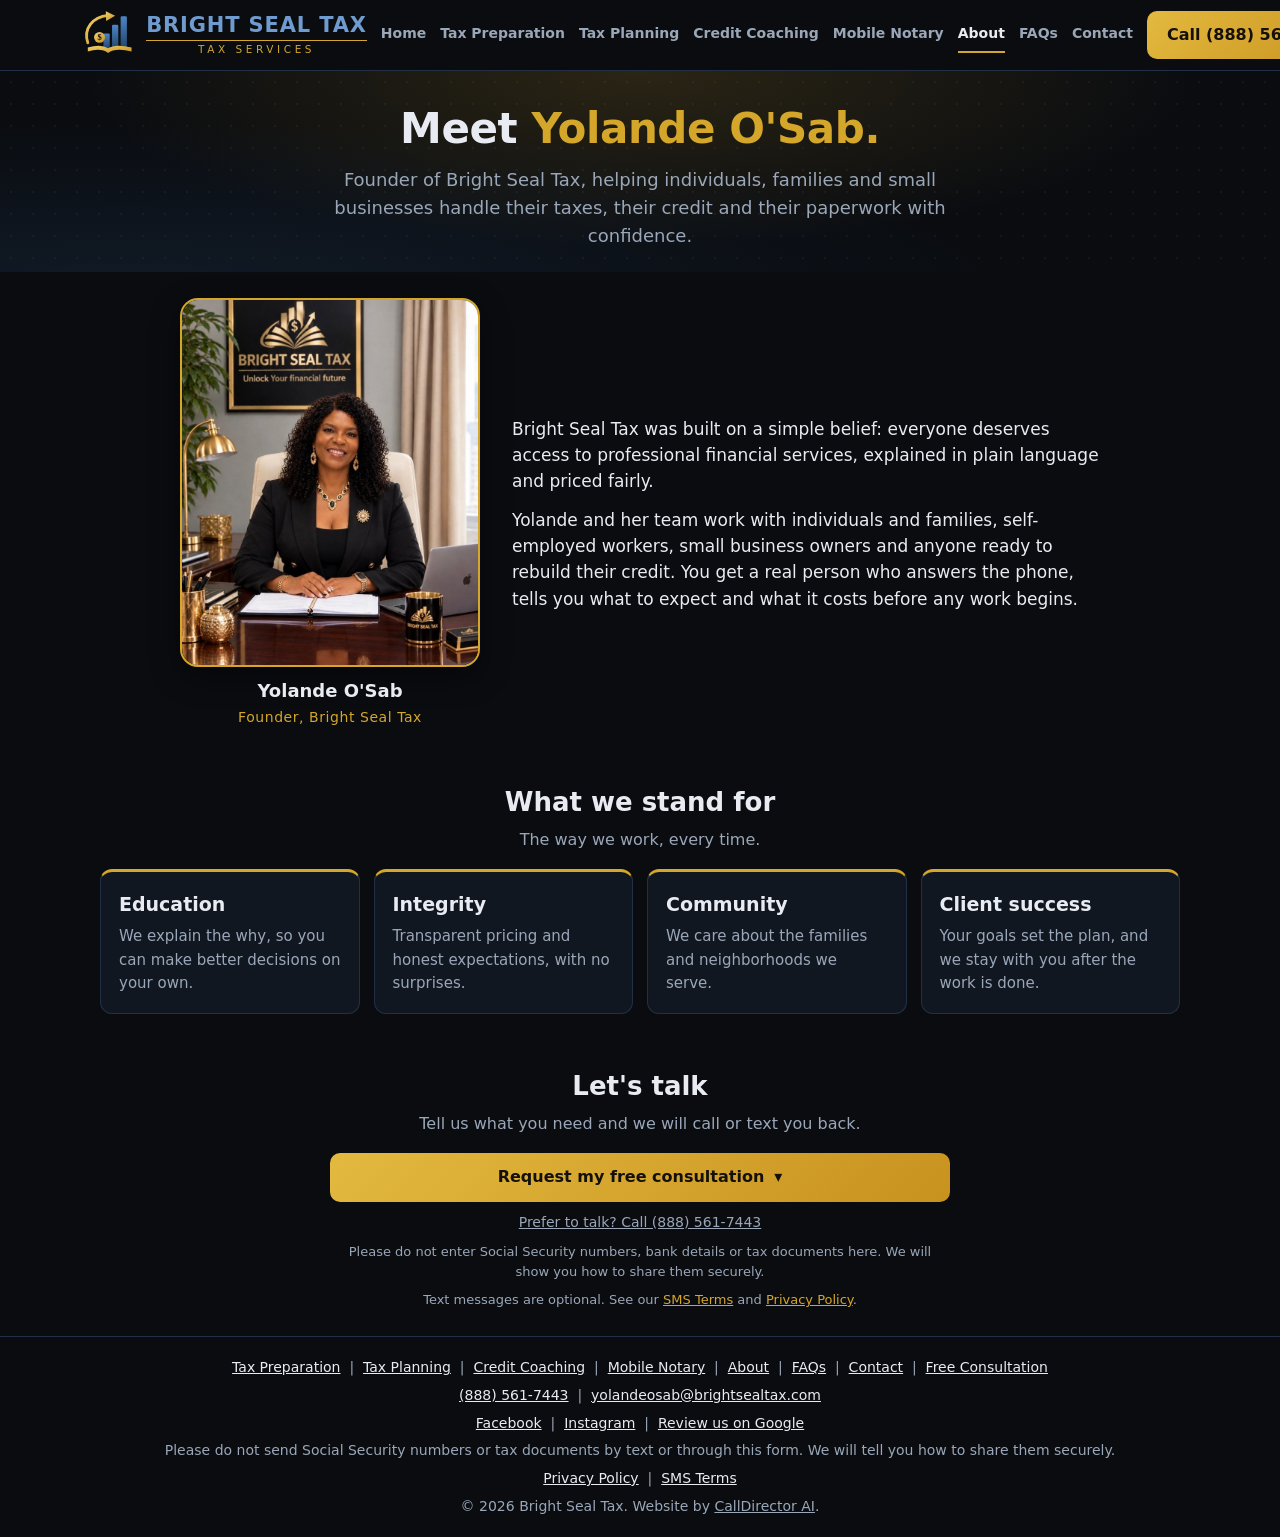
<file: about/index.html>
<!DOCTYPE html>
<html lang="en">
<head>
<meta charset="utf-8">
<base href="/">
<meta name="viewport" content="width=device-width,initial-scale=1">
<title>About Yolande O'Sab | Bright Seal Tax</title>
<meta name="description" content="Meet Yolande O'Sab, founder of Bright Seal Tax. Professional tax, credit and notary services built on education, integrity and community.">
<link rel="canonical" href="https://brightsealtax.com/about/">
<meta property="og:site_name" content="Bright Seal Tax">
<meta property="og:title" content="About Yolande O'Sab | Bright Seal Tax">
<meta property="og:description" content="Meet Yolande O'Sab, founder of Bright Seal Tax. Professional tax, credit and notary services built on education, integrity and community.">
<meta property="og:type" content="website">
<meta property="og:url" content="https://brightsealtax.com/about/">
<meta property="og:image" content="https://brightsealtax.com/images/og-bright-seal-tax.jpg">
<meta property="og:image:width" content="1200">
<meta property="og:image:height" content="630">
<meta name="twitter:card" content="summary_large_image">
<meta name="twitter:title" content="About Yolande O'Sab | Bright Seal Tax">
<meta name="twitter:description" content="Meet Yolande O'Sab, founder of Bright Seal Tax. Professional tax, credit and notary services built on education, integrity and community.">
<meta name="twitter:image" content="https://brightsealtax.com/images/og-bright-seal-tax.jpg">
<script>document.documentElement.className+=' js'</script>
<link rel="stylesheet" href="styles.css">
<link rel="icon" href="/favicon.ico" sizes="any">
<link rel="icon" type="image/svg+xml" href="/favicon.svg">
<link rel="icon" type="image/png" sizes="32x32" href="/favicon-32.png">
<link rel="apple-touch-icon" href="/apple-touch-icon.png">
<meta name="theme-color" content="#0A0C10">
</head>
<body>
<a class="skip" href="#main">Skip to main content</a>
<header><div class="wrap top">
<a class="brand" href="/" aria-label="Bright Seal Tax">
<svg xmlns="http://www.w3.org/2000/svg" viewBox="0 0 72 64" aria-hidden="true"><defs><linearGradient id="n" x1="0" y1="0" x2="0" y2="1"><stop offset="0" stop-color="#4C86C6"/><stop offset="1" stop-color="#1F4469"/></linearGradient><linearGradient id="g" x1="0" y1="0" x2="1" y2="1"><stop offset="0" stop-color="#F2D06B"/><stop offset="1" stop-color="#C8921E"/></linearGradient></defs><rect x="30" y="30" width="8" height="20" rx="1.5" fill="url(#n)"/><rect x="41" y="19" width="8" height="31" rx="1.5" fill="url(#n)"/><rect x="52" y="8" width="8" height="42" rx="1.5" fill="url(#n)"/><path d="M10 48 Q27 43 36 49 Q45 43 66 48 L66 53 Q45 48 36 55 Q27 48 10 53 Z" fill="url(#g)"/><path d="M10 42 C4 24 16 9 36 7" fill="none" stroke="url(#g)" stroke-width="3.6" stroke-linecap="round"/><path d="M33 1.5 L45 7.5 L33.5 14 Z" fill="url(#g)"/><circle cx="25" cy="35" r="7" fill="url(#g)"/><text x="25" y="39" text-anchor="middle" font-family="Georgia,serif" font-weight="700" font-size="11" fill="#14100A">$</text></svg>
<div><b>BRIGHT SEAL TAX</b><span>TAX SERVICES</span></div></a>
<nav class="nav" id="site-nav" aria-label="Main"><a href="/">Home</a><a href="/tax-preparation/">Tax Preparation</a><a href="/tax-planning/">Tax Planning</a><a href="/credit-coaching/">Credit Coaching</a><a href="/mobile-notary/">Mobile Notary</a><a class="on" href="/about/">About</a><a href="/faqs/">FAQs</a><a href="/contact/">Contact</a></nav>
<a class="btn btn-gold hdr-call" href="tel:+18885617443" aria-label="Call (888) 561-7443"><span class="c-long">Call (888) 561-7443</span><span class="c-short">Call now</span></a>
<button class="nav-toggle" type="button" aria-expanded="false" aria-controls="site-nav" aria-label="Open menu"><span class="bars" aria-hidden="true"></span></button>
</div></header>

<main id="main">
<section class="hero hero-s"><div class="wrap">
<h1>Meet <span>Yolande O'Sab.</span></h1>
<p class="lede">Founder of Bright Seal Tax, helping individuals, families and small businesses handle their taxes, their credit and their paperwork with confidence.</p>
</div></section>

<section class="sec"><div class="wrap about-grid">
<figure class="portrait"><img src="images/yolande-osab.jpg?v=2" alt="Yolande O'Sab, founder of Bright Seal Tax" width="396" height="489" loading="lazy"><figcaption><b>Yolande O'Sab</b><span>Founder, Bright Seal Tax</span></figcaption></figure>
<div class="story">
<p>Bright Seal Tax was built on a simple belief: everyone deserves access to professional financial services, explained in plain language and priced fairly.</p>
<p>Yolande and her team work with individuals and families, self-employed workers, small business owners and anyone ready to rebuild their credit. You get a real person who answers the phone, tells you what to expect and what it costs before any work begins.</p>
</div>
</div></section>

<section class="sec"><div class="wrap">
<h2>What we stand for</h2>
<p class="sub">The way we work, every time.</p>
<div class="grid g4">
<div class="card"><h3>Education</h3><p>We explain the why, so you can make better decisions on your own.</p></div>
<div class="card"><h3>Integrity</h3><p>Transparent pricing and honest expectations, with no surprises.</p></div>
<div class="card"><h3>Community</h3><p>We care about the families and neighborhoods we serve.</p></div>
<div class="card"><h3>Client success</h3><p>Your goals set the plan, and we stay with you after the work is done.</p></div>
</div>
</div></section>

<section class="sec" id="start"><div class="wrap">
<h2>Let's talk</h2>
<p class="sub">Tell us what you need and we will call or text you back.</p>
<div class="formbox">
<a class="btn btn-gold" href="#" id="openForm" aria-expanded="false" aria-controls="formPanel" style="display:flex;align-items:center;justify-content:center;gap:10px;width:100%">
<span id="openFormLabel">Request my free consultation</span>
<span id="chev" aria-hidden="true" style="display:inline-block;transition:transform .2s ease">▾</span>
</a>
<div id="formPanel" style="display:none;margin-top:14px"></div>
<p style="margin-top:10px;text-align:center;color:var(--mute);font-size:14px"><a href="tel:+18885617443">Prefer to talk? Call (888) 561-7443</a></p>
<p class="privacy">Please do not enter Social Security numbers, bank details or tax documents here. We will show you how to share them securely.</p>
<p class="privacy">Text messages are optional. See our <a href="/sms-terms/">SMS Terms</a> and <a href="/privacy/">Privacy Policy</a>.</p>
</div>
</div></section>
</main>
<script>
(function(){
  const start = document.getElementById('start');
  const btn = document.getElementById('openForm');
  const label = document.getElementById('openFormLabel');
  const panel = document.getElementById('formPanel');
  const chev = document.getElementById('chev');
  let loaded = false;
  let thanksTimer = null;
  let thanksResetTimer = null;
  let human = false;
  let pageLoadTime = Date.now();
  let openTimer = null;
  let pendingScroll = false;
  const isBot = navigator.webdriver === true;

  function showThanks(){
    let thanks = document.getElementById('formThanks');
    if (!thanks) {
      thanks = document.createElement('p');
      thanks.id = 'formThanks';
      thanks.setAttribute('role', 'status');
      thanks.style.marginTop = '10px';
      thanks.style.textAlign = 'center';
      thanks.style.color = 'var(--gold)';
      thanks.style.fontSize = '15px';
      thanks.textContent = 'Thank you. We received your request and will call or text you shortly.';
      btn.insertAdjacentElement('afterend', thanks);
    } else {
      thanks.style.display = 'block';
    }
  }

  function hideThanks(){
    const thanks = document.getElementById('formThanks');
    if (thanks) thanks.style.display = 'none';
  }

  function loadForm(){
    if (loaded || isBot) return;
    loaded = true;
    const s = document.createElement('script');
    s.src = 'https://app.calldirector.ai/forms-embed.js';
    s.async = true;
    s.setAttribute('data-form','alcrtsck');
    s.setAttribute('data-theme','dark');
    s.setAttribute('data-accent','#D4A62A');
    s.setAttribute('data-bg','#0A0C10');
    s.setAttribute('data-surface','#111721');
    s.setAttribute('data-field','#1A2332');
    s.setAttribute('data-text','#E8ECF2');
    s.setAttribute('data-gradient','0');
    panel.appendChild(s);
  }

  function setOneMoment(ms){
    clearTimeout(openTimer);
    label.textContent = 'One moment...';
    openTimer = setTimeout(function(){
      openTimer = null;
      label.textContent = 'Hide the form';
      loadForm();
      if (pendingScroll) start.scrollIntoView({behavior:'smooth', block:'start'});
      pendingScroll = false;
    }, ms);
  }

  function openPanel(scroll){
    panel.style.display = 'block';
    btn.setAttribute('aria-expanded','true');
    chev.style.transform = 'rotate(180deg)';

    if (isBot) {
      label.textContent = 'Please call (888) 561-7443';
      panel.style.display = 'none';
      btn.setAttribute('aria-expanded','false');
      chev.style.transform = 'rotate(0deg)';
      return;
    }

    const elapsed = Date.now() - pageLoadTime;
    const wait = Math.max(0, 3000 - elapsed);

    if (!human) {
      label.textContent = 'Please call (888) 561-7443';
      panel.style.display = 'none';
      btn.setAttribute('aria-expanded','false');
      chev.style.transform = 'rotate(0deg)';
      return;
    }

    if (wait > 0) {
      pendingScroll = pendingScroll || !!scroll;
      setOneMoment(wait);
      return;
    }

    clearTimeout(openTimer);
    label.textContent = 'Hide the form';
    loadForm();
    if (scroll) start.scrollIntoView({behavior:'smooth', block:'start'});
  }

  function closePanel(){
    panel.style.display = 'none';
    btn.setAttribute('aria-expanded','false');
    label.textContent = 'Request my free consultation';
    chev.style.transform = 'rotate(0deg)';
    clearTimeout(openTimer);
    pendingScroll = false;
  }

  function markHuman(e){
    if (e && e.isTrusted) human = true;
  }

  document.addEventListener('pointerdown', markHuman, {capture:true});
  document.addEventListener('touchstart', markHuman, {capture:true});
  document.addEventListener('keydown', markHuman, {capture:true});

  btn.addEventListener('click', function(e){
    e.preventDefault();
    if (btn.getAttribute('aria-expanded') === 'true') closePanel();
    else openPanel(true);
  });

  document.querySelectorAll('a[href="#start"]').forEach(function(link){
    link.addEventListener('click', function(e){
      e.preventDefault();
      openPanel(true);
    });
  });

  window.addEventListener('paymegpt-form:submitted', function(){
    clearTimeout(thanksTimer);
    clearTimeout(thanksResetTimer);
    thanksTimer = setTimeout(function(){
      closePanel();
      panel.innerHTML = '';
      loaded = false;
      label.textContent = 'Request received. Thank you!';
      showThanks();
      start.scrollIntoView({behavior:'smooth', block:'start'});
      thanksResetTimer = setTimeout(function(){
        label.textContent = 'Request my free consultation';
        hideThanks();
      }, 12000);
    }, 3500);
  });

  if (location.hash === '#start') {
    window.requestAnimationFrame(function(){ start.scrollIntoView({behavior:'auto', block:'start'}); });
  }
})();
</script>

<footer><div class="wrap">
<p><a href="/tax-preparation/">Tax Preparation</a> &nbsp;|&nbsp; <a href="/tax-planning/">Tax Planning</a> &nbsp;|&nbsp; <a href="/credit-coaching/">Credit Coaching</a> &nbsp;|&nbsp; <a href="/mobile-notary/">Mobile Notary</a> &nbsp;|&nbsp; <a href="/about/">About</a> &nbsp;|&nbsp; <a href="/faqs/">FAQs</a> &nbsp;|&nbsp; <a href="/contact/">Contact</a> &nbsp;|&nbsp; <a href="/go/">Free Consultation</a></p>
<p><a href="tel:+18885617443">(888) 561-7443</a> &nbsp;|&nbsp; <a href="mailto:yolandeosab@brightsealtax.com">yolandeosab@brightsealtax.com</a></p>
<p><a href="https://www.facebook.com/1002141926315647" target="_blank" rel="noopener">Facebook</a> &nbsp;|&nbsp; <a href="https://www.instagram.com/brightsealtax/" target="_blank" rel="noopener">Instagram</a> &nbsp;|&nbsp; <a href="https://g.page/r/CXfGNTHDjCkvEBM/review" target="_blank" rel="noopener">Review us on Google</a></p>
<p>Please do not send Social Security numbers or tax documents by text or through this form. We will tell you how to share them securely.</p>
<p><a href="/privacy/">Privacy Policy</a> &nbsp;|&nbsp; <a href="/sms-terms/">SMS Terms</a></p>
<p>&copy; 2026 Bright Seal Tax. Website by <a href="https://calldirector.ai/?utm_source=brightsealtax&amp;utm_medium=footer&amp;utm_campaign=website-by" target="_blank" rel="noopener" style="color:inherit;text-decoration:underline">CallDirector AI</a>.</p>
</div></footer>
<script src="nav.js" defer></script>
</body>
</html>
</file>
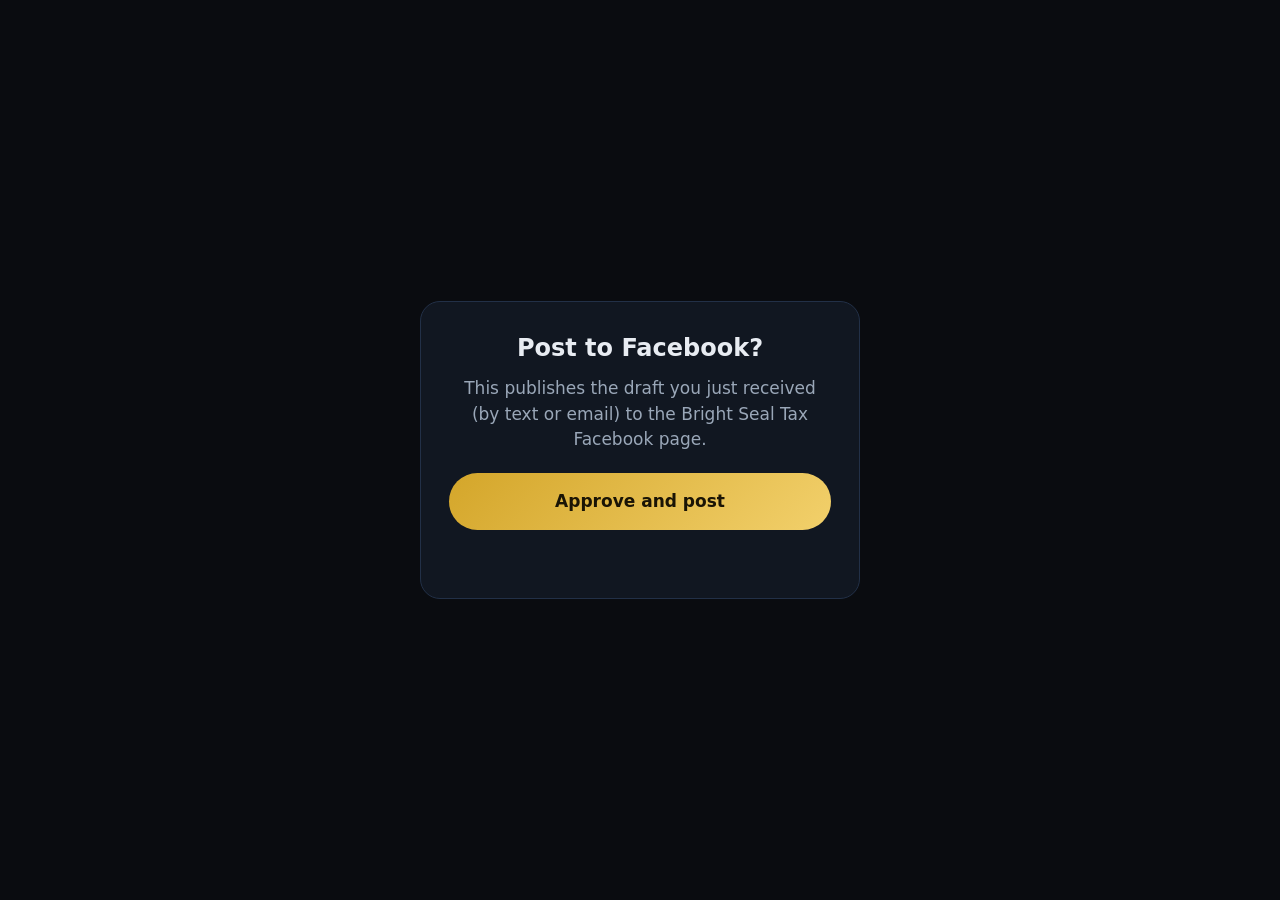
<file: approve/index.html>
<!doctype html>
<html lang="en"><head>
<meta charset="utf-8"><meta name="viewport" content="width=device-width,initial-scale=1">
<title>Approve post | Bright Seal Tax</title>
<meta name="robots" content="noindex,nofollow">
<link rel="icon" href="/favicon.ico" sizes="any"><link rel="icon" type="image/svg+xml" href="/favicon.svg">
<meta name="theme-color" content="#0A0C10">
<style>
:root{--bg:#0A0C10;--card:#111721;--line:#223047;--text:#E8ECF2;--mute:#9AA7B8;--gold:#D4A62A;--gold2:#F2D06B}
*{box-sizing:border-box}body{margin:0;min-height:100vh;display:grid;place-items:center;padding:20px;background:var(--bg);color:var(--text);font:17px/1.5 system-ui,-apple-system,Segoe UI,Roboto,sans-serif}
.c{max-width:440px;width:100%;background:var(--card);border:1px solid var(--line);border-radius:20px;padding:28px;text-align:center}
h1{font-size:24px;margin:0 0 10px}p{color:var(--mute);margin:0 0 20px}
button{width:100%;padding:16px;border:0;border-radius:999px;background:linear-gradient(135deg,var(--gold),var(--gold2));color:#1a1405;font:inherit;font-weight:700;cursor:pointer}
button[disabled]{opacity:.6;cursor:default}#m{margin-top:16px;color:var(--text);min-height:24px}
</style></head><body>
<main class="c">
<h1>Post to Facebook?</h1>
<p>This publishes the draft you just received (by text or email) to the Bright Seal Tax Facebook page.</p>
<button id="go" type="button">Approve and post</button>
<div id="m" role="status"></div>
</main>
<script>
(function(){
var b=document.getElementById('go'),m=document.getElementById('m'),t0=Date.now();
b.addEventListener('click',function(e){
  if(!e.isTrusted||Date.now()-t0<1500||navigator.webdriver)return;
  b.disabled=true;m.textContent='Posting...';
  fetch('https://app.calldirector.ai/api/webhooks/flow/7021/739498a32fef12bc92cbde51fe065be36fb0bb7d247035c6a3dcafc5ab08c91d',{
    method:'POST',headers:{'Content-Type':'application/json'},
    body:JSON.stringify({contactEmail:'irs-queue@brightsealtax.com',contactName:'IRS Post Queue',data:{}})
  }).then(function(r){
    if(!r.ok)throw 0;
    m.textContent='Approved. It is posting now. You will get a text when it is live.';b.textContent='Done';
  }).catch(function(){m.textContent='Something went wrong. Please call Rodrigue or try again.';b.disabled=false;});
});
})();
</script></body></html>
</file>
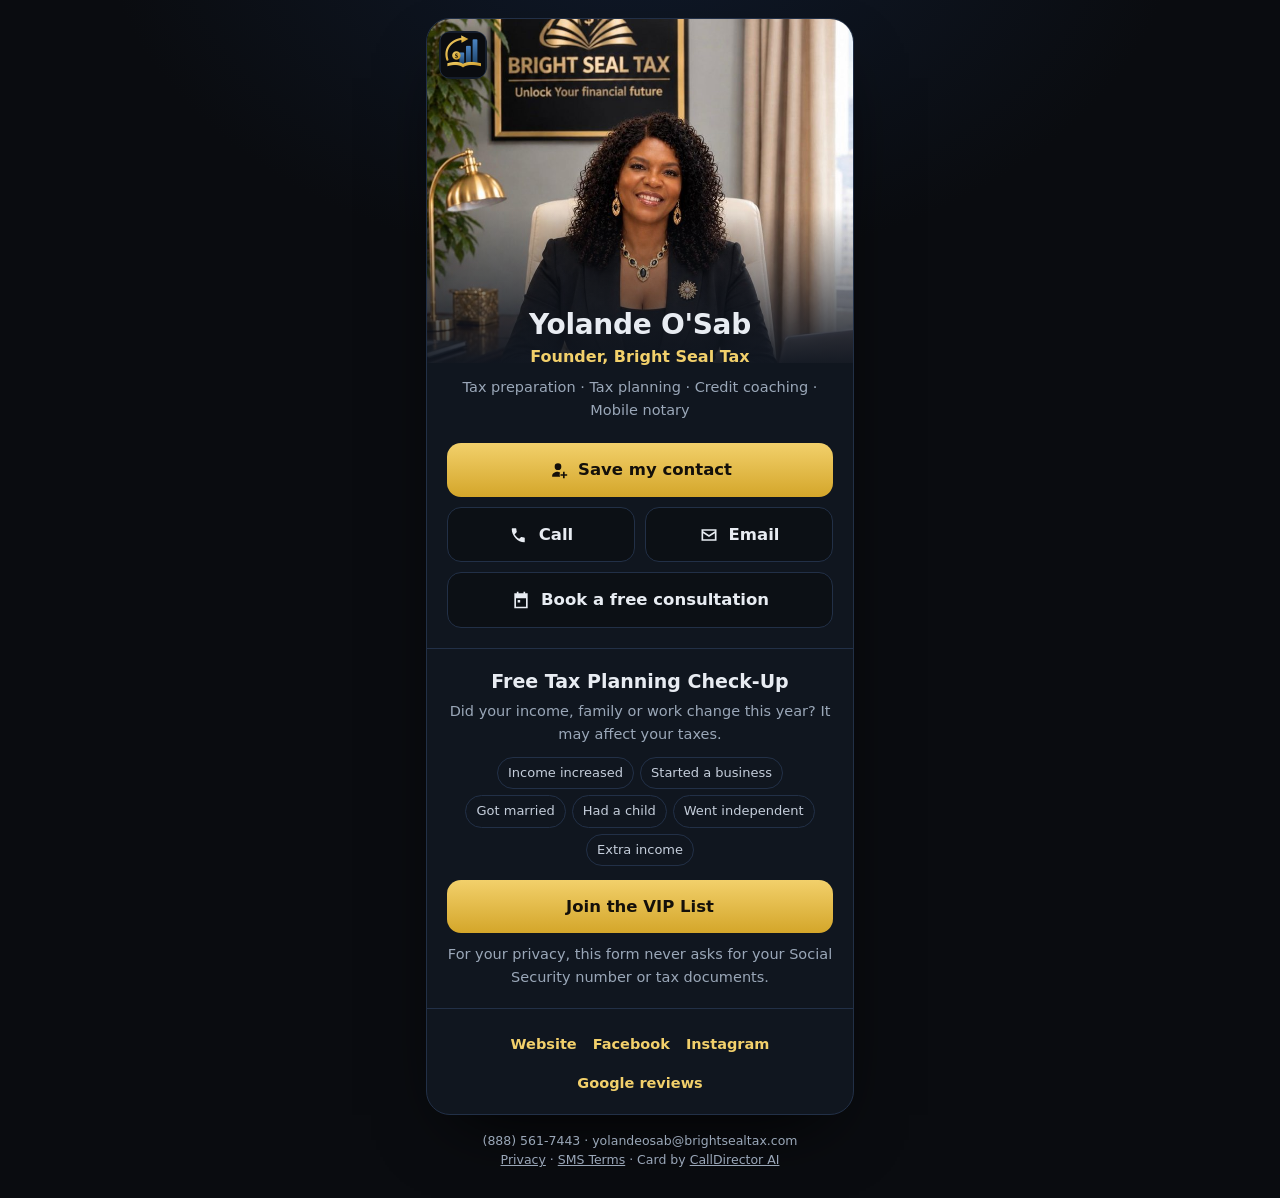
<file: card/index.html>
<!doctype html>
<html lang="en">
<head>
<meta charset="utf-8">
<meta name="viewport" content="width=device-width,initial-scale=1">
<title>Yolande O'Sab | Bright Seal Tax</title>
<meta name="description" content="Yolande O'Sab, Founder of Bright Seal Tax. Save my contact, call, email, book a free consultation or get a free Tax Planning Check-Up.">
<meta name="robots" content="noindex">
<link rel="canonical" href="https://brightsealtax.com/card/">
<meta property="og:title" content="Yolande O'Sab | Bright Seal Tax">
<meta property="og:description" content="Save my contact, book a free consultation or get a free Tax Planning Check-Up.">
<meta property="og:image" content="https://brightsealtax.com/images/og-bright-seal-tax.jpg">
<link rel="icon" href="/favicon.ico" sizes="any">
<link rel="icon" type="image/svg+xml" href="/favicon.svg">
<link rel="apple-touch-icon" href="/apple-touch-icon.png">
<meta name="theme-color" content="#0A0C10">
<style>
:root{--bg:#0A0C10;--card:#111721;--line:#223047;--text:#E8ECF2;--mute:#9AA7B8;--gold:#D4A62A;--gold2:#F2D06B;--navy:#2F5D8F;--sky:#6F9BCF}
*{box-sizing:border-box;margin:0;padding:0}
body{background:radial-gradient(900px 600px at 50% -10%,#101a2b 0%,var(--bg) 60%) fixed,var(--bg);color:var(--text);font:16px/1.55 system-ui,-apple-system,"Segoe UI",Roboto,sans-serif;-webkit-font-smoothing:antialiased;min-height:100vh}
a{color:inherit}
:focus-visible{outline:3px solid var(--gold2);outline-offset:3px;border-radius:6px}
.wrap{max-width:460px;margin:0 auto;padding:18px 16px 28px}
.card{background:rgba(17,23,33,.92);border:1px solid var(--line);border-radius:24px;overflow:hidden;box-shadow:0 30px 70px -30px #000}
.photo{position:relative;aspect-ratio:792/640;background:#0d1320 url("/images/yolande-osab.jpg") center 22%/cover no-repeat}
.photo:after{content:"";position:absolute;inset:auto 0 0 0;height:45%;background:linear-gradient(transparent,rgba(17,23,33,.95))}
.logo{position:absolute;top:12px;left:12px;width:48px;height:48px;border-radius:12px;z-index:1;box-shadow:0 6px 18px rgba(0,0,0,.4)}
.id{padding:0 20px 6px;margin-top:-54px;position:relative;z-index:1;text-align:center}
h1{font-size:28px;line-height:1.15;letter-spacing:-.01em}
.role{color:var(--gold2);font-weight:700;margin-top:4px}
.tag{color:var(--mute);font-size:14.5px;margin-top:6px}
.acts{display:grid;gap:10px;padding:16px 20px 20px}
.btn{display:flex;align-items:center;justify-content:center;gap:10px;width:100%;font:inherit;font-weight:800;font-size:16.5px;text-decoration:none;cursor:pointer;border:0;border-radius:14px;padding:14px 18px;min-height:52px}
.btn svg{width:20px;height:20px;flex:0 0 20px;fill:currentColor}
.btn-gold{color:#14100a;background:linear-gradient(180deg,var(--gold2),var(--gold))}
.btn-line{color:var(--text);border:1px solid var(--line);background:rgba(10,12,16,.6)}
.row{display:grid;grid-template-columns:1fr 1fr;gap:10px}
.sec{border-top:1px solid var(--line);padding:18px 20px 20px;text-align:center}
.sec h2{font-size:19px;margin-bottom:4px}
.sec p{color:var(--mute);font-size:14.5px}
.chips{display:flex;flex-wrap:wrap;gap:6px;justify-content:center;margin:12px 0 14px}
.chips span{border:1px solid var(--line);border-radius:999px;padding:5px 10px;font-size:13px;color:#c5cedb}
#vipPanel{display:none;margin-top:12px;text-align:left}
#vipPanel.open{display:block}
#vipStatus,#vipThanks{margin-top:8px;font-size:14.5px;color:var(--mute)}
#vipThanks{color:var(--gold2);font-weight:600}
.privacy{color:var(--mute);font-size:12.5px;margin-top:10px}
.social{display:flex;gap:16px;justify-content:center;flex-wrap:wrap;margin-top:6px;font-size:14.5px;font-weight:700}
.social a{color:var(--gold2);text-decoration:none}
footer{text-align:center;color:var(--mute);font-size:12.5px;margin-top:16px}
footer a{color:var(--mute)}
#greet{position:fixed;right:20px;bottom:92px;z-index:999998;max-width:240px;background:#fff;color:#14100A;border:1px solid #e5e7eb;border-radius:12px;box-shadow:0 8px 24px rgba(0,0,0,.25);padding:12px 30px 12px 14px;font-size:14px;line-height:1.4;opacity:0;transform:translateY(8px);transition:opacity .3s,transform .3s;pointer-events:none}
#greet.show{opacity:1;transform:none;pointer-events:auto}
#greet b{display:block;margin-bottom:2px}
#greet button{position:absolute;top:6px;right:8px;background:none;border:0;font-size:18px;line-height:1;cursor:pointer;color:#555}
@media(prefers-reduced-motion:reduce){#greet{transition:none}}
@media(max-width:420px){#greet{right:12px;max-width:220px}}
</style>
</head>
<body>
<main class="wrap">
<div class="card">
 <div class="photo" role="img" aria-label="Yolande O'Sab, Founder of Bright Seal Tax"><img class="logo" src="/icon-192.png" alt="Bright Seal Tax logo" width="48" height="48"></div>
 <div class="id">
  <h1>Yolande O'Sab</h1>
  <p class="role">Founder, Bright Seal Tax</p>
  <p class="tag">Tax preparation &middot; Tax planning &middot; Credit coaching &middot; Mobile notary</p>
 </div>
 <div class="acts">
  <a class="btn btn-gold" href="/yolande.vcf" download="Yolande-OSab-Bright-Seal-Tax.vcf"><svg viewBox="0 0 24 24" aria-hidden="true"><path d="M12 12a4 4 0 1 0-4-4 4 4 0 0 0 4 4Zm0 2c-4.2 0-7 2.2-7 5v1h9.5a6 6 0 0 1-.5-2.4 5.9 5.9 0 0 1 .6-2.5A11 11 0 0 0 12 14Zm6 0v3h-3v2h3v3h2v-3h3v-2h-3v-3Z"/></svg>Save my contact</a>
  <div class="row">
   <a class="btn btn-line" href="tel:+18885617443"><svg viewBox="0 0 24 24" aria-hidden="true"><path d="M6.6 10.8c1.2 2.5 3.2 4.5 5.7 5.7l1.9-1.9c.2-.2.5-.3.8-.2 1 .3 2.1.5 3.2.5.4 0 .7.3.7.7V20c0 .4-.3.7-.7.7C10.7 20.7 3.3 13.3 3.3 4.7c0-.4.3-.7.7-.7h4.1c.4 0 .7.3.7.7 0 1.1.2 2.2.5 3.2.1.3 0 .6-.2.8l-1.9 2.1Z"/></svg>Call</a>
   <a class="btn btn-line" href="mailto:yolandeosab@brightsealtax.com"><svg viewBox="0 0 24 24" aria-hidden="true"><path d="M3 5h18v14H3Zm2 2v.5l7 4.5 7-4.5V7Zm14 2.8-7 4.5-7-4.5V17h14Z"/></svg>Email</a>
  </div>
  <a class="btn btn-line" href="/go/#start"><svg viewBox="0 0 24 24" aria-hidden="true"><path d="M7 2h2v2h6V2h2v2h3v18H4V4h3Zm-1 8v10h12V10Zm2 2h3v3H8Z"/></svg>Book a free consultation</a>
 </div>
 <div class="sec" id="vip">
  <h2>Free Tax Planning Check-Up</h2>
  <p>Did your income, family or work change this year? It may affect your taxes.</p>
  <div class="chips"><span>Income increased</span><span>Started a business</span><span>Got married</span><span>Had a child</span><span>Went independent</span><span>Extra income</span></div>
  <button class="btn btn-gold" type="button" id="vipOpen" aria-expanded="false" aria-controls="vipPanel">Join the VIP List</button>
  <p id="vipStatus" aria-live="polite"></p>
  <p id="vipThanks" aria-live="polite"></p>
  <div id="vipPanel"><div id="vipHost"></div></div>
  <p class="privacy">For your privacy, this form never asks for your Social Security number or tax documents.</p>
 </div>
 <div class="sec">
  <div class="social">
   <a href="https://brightsealtax.com/">Website</a>
   <a href="https://www.facebook.com/1002141926315647" target="_blank" rel="noopener">Facebook</a>
   <a href="https://www.instagram.com/brightsealtax/" target="_blank" rel="noopener">Instagram</a>
   <a href="https://g.page/r/CXfGNTHDjCkvEBM/review" target="_blank" rel="noopener">Google reviews</a>
  </div>
 </div>
</div>
<footer><p>(888) 561-7443 &middot; yolandeosab@brightsealtax.com</p><p><a href="/privacy/">Privacy</a> &middot; <a href="/sms-terms/">SMS Terms</a> &middot; Card by <a href="https://calldirector.ai/?utm_source=brightsealtax&amp;utm_medium=card&amp;utm_campaign=website-by" target="_blank" rel="noopener">CallDirector AI</a></p></footer>
</main>
<div id="greet" role="status"><button type="button" aria-label="Dismiss">&times;</button><b>Need a quick answer?</b>Ask me about taxes, or book your free consultation.</div>
<script>
(function(){
var q=new URLSearchParams(location.search),src=q.get('utm_source')||'card_page',code=q.get('utm_campaign')||'';
var t0=Date.now(),loaded=false,loading=false,wait=null,thanksT=null,human=false;
var btn=document.getElementById('vipOpen'),panel=document.getElementById('vipPanel'),host=document.getElementById('vipHost'),st=document.getElementById('vipStatus'),th=document.getElementById('vipThanks');
['pointerdown','touchstart','keydown'].forEach(function(e){document.addEventListener(e,function(ev){if(ev.isTrusted)human=true;},{capture:true,passive:true});});
function load(){
 if(loaded||loading)return;
 if(navigator.webdriver){st.innerHTML='Please call us at <a href="tel:+18885617443">(888) 561-7443</a>.';return;}
 var left=3000-(Date.now()-t0);
 if(left>0){st.textContent='One moment...';loading=true;wait=setTimeout(function(){loading=false;wait=null;load();},left);return;}
 loading=true;st.textContent='';
 var s=document.createElement('script');s.src='https://app.calldirector.ai/forms-embed.js';s.async=true;
 [['data-form','zwzt7161'],['data-theme','dark'],['data-accent','#D4A62A'],['data-bg','#111721'],['data-surface','#111721'],['data-field','#1A2332'],['data-text','#E8ECF2'],['data-gradient','0'],['data-source',src+(code?'_'+code:'')]].forEach(function(a){s.setAttribute(a[0],a[1]);});
 host.appendChild(s);loaded=true;loading=false;
}
btn.addEventListener('click',function(ev){
 if(!ev.isTrusted||!human)return;
 if(panel.classList.contains('open')){panel.classList.remove('open');btn.setAttribute('aria-expanded','false');return;}
 panel.classList.add('open');btn.setAttribute('aria-expanded','true');th.textContent='';load();
});
window.addEventListener('paymegpt-form:submitted',function(){
 setTimeout(function(){
  panel.classList.remove('open');btn.setAttribute('aria-expanded','false');host.innerHTML='';
  if(wait){clearTimeout(wait);wait=null;}
  loaded=false;loading=false;st.textContent='';
  th.textContent="Thank you! You're on the VIP list.";
  clearTimeout(thanksT);thanksT=setTimeout(function(){th.textContent='';},12000);
 },3500);
});
var g=document.getElementById('greet'),hideT;
g.querySelector('button').addEventListener('click',function(){g.classList.remove('show');clearTimeout(hideT);});
setTimeout(function(){g.classList.add('show');hideT=setTimeout(function(){g.classList.remove('show');},15000);},2500);
})();
</script>
<script src="https://app.calldirector.ai/widget.js" data-widget="56590063" async></script>
</body>
</html>
</file>
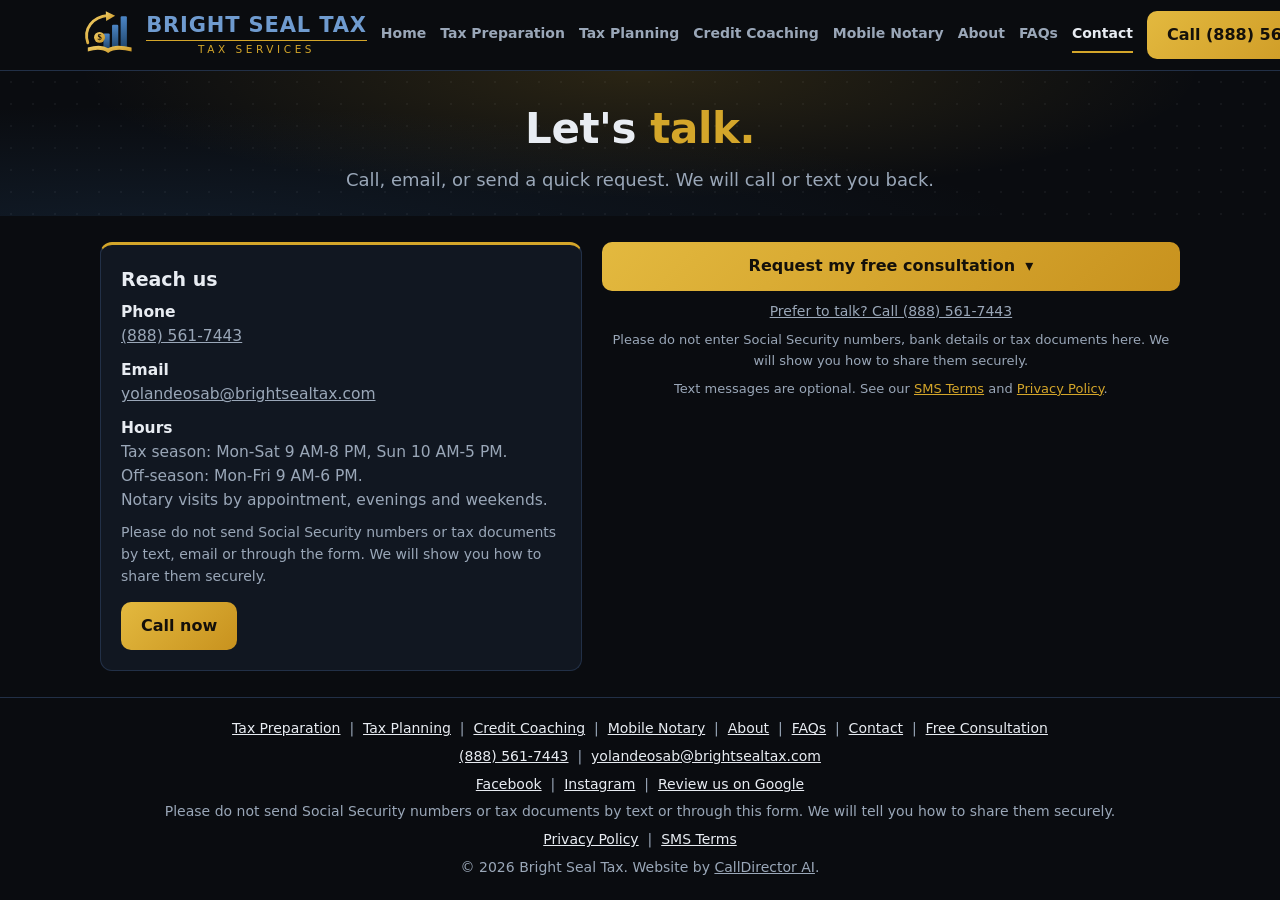
<file: contact/index.html>
<!DOCTYPE html>
<html lang="en">
<head>
<meta charset="utf-8">
<base href="/">
<meta name="viewport" content="width=device-width,initial-scale=1">
<title>Contact | Bright Seal Tax</title>
<meta name="description" content="Contact Bright Seal Tax. Call (888) 561-7443, email, or send a quick request and we will call or text you back.">
<link rel="canonical" href="https://brightsealtax.com/contact/">
<meta property="og:site_name" content="Bright Seal Tax">
<meta property="og:title" content="Contact | Bright Seal Tax">
<meta property="og:description" content="Contact Bright Seal Tax. Call (888) 561-7443, email, or send a quick request and we will call or text you back.">
<meta property="og:type" content="website">
<meta property="og:url" content="https://brightsealtax.com/contact/">
<meta property="og:image" content="https://brightsealtax.com/images/og-bright-seal-tax.jpg">
<meta property="og:image:width" content="1200">
<meta property="og:image:height" content="630">
<meta name="twitter:card" content="summary_large_image">
<meta name="twitter:title" content="Contact | Bright Seal Tax">
<meta name="twitter:description" content="Contact Bright Seal Tax. Call (888) 561-7443, email, or send a quick request and we will call or text you back.">
<meta name="twitter:image" content="https://brightsealtax.com/images/og-bright-seal-tax.jpg">
<script>document.documentElement.className+=' js'</script>
<link rel="stylesheet" href="styles.css">
<link rel="icon" href="/favicon.ico" sizes="any">
<link rel="icon" type="image/svg+xml" href="/favicon.svg">
<link rel="icon" type="image/png" sizes="32x32" href="/favicon-32.png">
<link rel="apple-touch-icon" href="/apple-touch-icon.png">
<meta name="theme-color" content="#0A0C10">
</head>
<body>
<a class="skip" href="#main">Skip to main content</a>
<header><div class="wrap top">
<a class="brand" href="/" aria-label="Bright Seal Tax">
<svg xmlns="http://www.w3.org/2000/svg" viewBox="0 0 72 64" aria-hidden="true"><defs><linearGradient id="n" x1="0" y1="0" x2="0" y2="1"><stop offset="0" stop-color="#4C86C6"/><stop offset="1" stop-color="#1F4469"/></linearGradient><linearGradient id="g" x1="0" y1="0" x2="1" y2="1"><stop offset="0" stop-color="#F2D06B"/><stop offset="1" stop-color="#C8921E"/></linearGradient></defs><rect x="30" y="30" width="8" height="20" rx="1.5" fill="url(#n)"/><rect x="41" y="19" width="8" height="31" rx="1.5" fill="url(#n)"/><rect x="52" y="8" width="8" height="42" rx="1.5" fill="url(#n)"/><path d="M10 48 Q27 43 36 49 Q45 43 66 48 L66 53 Q45 48 36 55 Q27 48 10 53 Z" fill="url(#g)"/><path d="M10 42 C4 24 16 9 36 7" fill="none" stroke="url(#g)" stroke-width="3.6" stroke-linecap="round"/><path d="M33 1.5 L45 7.5 L33.5 14 Z" fill="url(#g)"/><circle cx="25" cy="35" r="7" fill="url(#g)"/><text x="25" y="39" text-anchor="middle" font-family="Georgia,serif" font-weight="700" font-size="11" fill="#14100A">$</text></svg>
<div><b>BRIGHT SEAL TAX</b><span>TAX SERVICES</span></div></a>
<nav class="nav" id="site-nav" aria-label="Main"><a href="/">Home</a><a href="/tax-preparation/">Tax Preparation</a><a href="/tax-planning/">Tax Planning</a><a href="/credit-coaching/">Credit Coaching</a><a href="/mobile-notary/">Mobile Notary</a><a href="/about/">About</a><a href="/faqs/">FAQs</a><a class="on" href="/contact/">Contact</a></nav>
<a class="btn btn-gold hdr-call" href="tel:+18885617443" aria-label="Call (888) 561-7443"><span class="c-long">Call (888) 561-7443</span><span class="c-short">Call now</span></a>
<button class="nav-toggle" type="button" aria-expanded="false" aria-controls="site-nav" aria-label="Open menu"><span class="bars" aria-hidden="true"></span></button>
</div></header>

<main id="main">
<section class="hero hero-s"><div class="wrap">
<h1>Let's <span>talk.</span></h1>
<p class="lede">Call, email, or send a quick request. We will call or text you back.</p>
</div></section>

<section class="sec"><div class="wrap cols">
<div class="card">
<h3>Reach us</h3>
<p><b>Phone</b><br><a href="tel:+18885617443">(888) 561-7443</a></p>
<p><b>Email</b><br><a href="mailto:yolandeosab@brightsealtax.com">yolandeosab@brightsealtax.com</a></p>
<p><b>Hours</b><br>Tax season: Mon-Sat 9 AM-8 PM, Sun 10 AM-5 PM.<br>Off-season: Mon-Fri 9 AM-6 PM.<br>Notary visits by appointment, evenings and weekends.</p>
<p style="font-size:14px">Please do not send Social Security numbers or tax documents by text, email or through the form. We will show you how to share them securely.</p>
<a class="btn btn-gold" href="tel:+18885617443">Call now</a>
</div>
<div class="formbox" id="start" style="width:100%">
<a class="btn btn-gold" href="#" id="openForm" aria-expanded="false" aria-controls="formPanel" style="display:flex;align-items:center;justify-content:center;gap:10px;width:100%">
<span id="openFormLabel">Request my free consultation</span>
<span id="chev" aria-hidden="true" style="display:inline-block;transition:transform .2s ease">▾</span>
</a>
<div id="formPanel" style="display:none;margin-top:14px"></div>
<p style="margin-top:10px;text-align:center;color:var(--mute);font-size:14px"><a href="tel:+18885617443">Prefer to talk? Call (888) 561-7443</a></p>
<p class="privacy">Please do not enter Social Security numbers, bank details or tax documents here. We will show you how to share them securely.</p>
<p class="privacy">Text messages are optional. See our <a href="/sms-terms/">SMS Terms</a> and <a href="/privacy/">Privacy Policy</a>.</p>
</div>
</div></section>
</main>
<script>
(function(){
  const start = document.getElementById('start');
  const btn = document.getElementById('openForm');
  const label = document.getElementById('openFormLabel');
  const panel = document.getElementById('formPanel');
  const chev = document.getElementById('chev');
  let loaded = false;
  let thanksTimer = null;
  let thanksResetTimer = null;
  let human = false;
  let pageLoadTime = Date.now();
  let openTimer = null;
  let pendingScroll = false;
  const isBot = navigator.webdriver === true;

  function showThanks(){
    let thanks = document.getElementById('formThanks');
    if (!thanks) {
      thanks = document.createElement('p');
      thanks.id = 'formThanks';
      thanks.setAttribute('role', 'status');
      thanks.style.marginTop = '10px';
      thanks.style.textAlign = 'center';
      thanks.style.color = 'var(--gold)';
      thanks.style.fontSize = '15px';
      thanks.textContent = 'Thank you. We received your request and will call or text you shortly.';
      btn.insertAdjacentElement('afterend', thanks);
    } else {
      thanks.style.display = 'block';
    }
  }

  function hideThanks(){
    const thanks = document.getElementById('formThanks');
    if (thanks) thanks.style.display = 'none';
  }

  function loadForm(){
    if (loaded || isBot) return;
    loaded = true;
    const s = document.createElement('script');
    s.src = 'https://app.calldirector.ai/forms-embed.js';
    s.async = true;
    s.setAttribute('data-form','alcrtsck');
    s.setAttribute('data-theme','dark');
    s.setAttribute('data-accent','#D4A62A');
    s.setAttribute('data-bg','#0A0C10');
    s.setAttribute('data-surface','#111721');
    s.setAttribute('data-field','#1A2332');
    s.setAttribute('data-text','#E8ECF2');
    s.setAttribute('data-gradient','0');
    panel.appendChild(s);
  }

  function setOneMoment(ms){
    clearTimeout(openTimer);
    label.textContent = 'One moment...';
    openTimer = setTimeout(function(){
      openTimer = null;
      label.textContent = 'Hide the form';
      loadForm();
      if (pendingScroll) start.scrollIntoView({behavior:'smooth', block:'start'});
      pendingScroll = false;
    }, ms);
  }

  function openPanel(scroll){
    panel.style.display = 'block';
    btn.setAttribute('aria-expanded','true');
    chev.style.transform = 'rotate(180deg)';

    if (isBot) {
      label.textContent = 'Please call (888) 561-7443';
      panel.style.display = 'none';
      btn.setAttribute('aria-expanded','false');
      chev.style.transform = 'rotate(0deg)';
      return;
    }

    const elapsed = Date.now() - pageLoadTime;
    const wait = Math.max(0, 3000 - elapsed);

    if (!human) {
      label.textContent = 'Please call (888) 561-7443';
      panel.style.display = 'none';
      btn.setAttribute('aria-expanded','false');
      chev.style.transform = 'rotate(0deg)';
      return;
    }

    if (wait > 0) {
      pendingScroll = pendingScroll || !!scroll;
      setOneMoment(wait);
      return;
    }

    clearTimeout(openTimer);
    label.textContent = 'Hide the form';
    loadForm();
    if (scroll) start.scrollIntoView({behavior:'smooth', block:'start'});
  }

  function closePanel(){
    panel.style.display = 'none';
    btn.setAttribute('aria-expanded','false');
    label.textContent = 'Request my free consultation';
    chev.style.transform = 'rotate(0deg)';
    clearTimeout(openTimer);
    pendingScroll = false;
  }

  function markHuman(e){
    if (e && e.isTrusted) human = true;
  }

  document.addEventListener('pointerdown', markHuman, {capture:true});
  document.addEventListener('touchstart', markHuman, {capture:true});
  document.addEventListener('keydown', markHuman, {capture:true});

  btn.addEventListener('click', function(e){
    e.preventDefault();
    if (btn.getAttribute('aria-expanded') === 'true') closePanel();
    else openPanel(true);
  });

  document.querySelectorAll('a[href="#start"]').forEach(function(link){
    link.addEventListener('click', function(e){
      e.preventDefault();
      openPanel(true);
    });
  });

  window.addEventListener('paymegpt-form:submitted', function(){
    clearTimeout(thanksTimer);
    clearTimeout(thanksResetTimer);
    thanksTimer = setTimeout(function(){
      closePanel();
      panel.innerHTML = '';
      loaded = false;
      label.textContent = 'Request received. Thank you!';
      showThanks();
      start.scrollIntoView({behavior:'smooth', block:'start'});
      thanksResetTimer = setTimeout(function(){
        label.textContent = 'Request my free consultation';
        hideThanks();
      }, 12000);
    }, 3500);
  });

  if (location.hash === '#start') {
    window.requestAnimationFrame(function(){ start.scrollIntoView({behavior:'auto', block:'start'}); });
  }
})();
</script>

<footer><div class="wrap">
<p><a href="/tax-preparation/">Tax Preparation</a> &nbsp;|&nbsp; <a href="/tax-planning/">Tax Planning</a> &nbsp;|&nbsp; <a href="/credit-coaching/">Credit Coaching</a> &nbsp;|&nbsp; <a href="/mobile-notary/">Mobile Notary</a> &nbsp;|&nbsp; <a href="/about/">About</a> &nbsp;|&nbsp; <a href="/faqs/">FAQs</a> &nbsp;|&nbsp; <a href="/contact/">Contact</a> &nbsp;|&nbsp; <a href="/go/">Free Consultation</a></p>
<p><a href="tel:+18885617443">(888) 561-7443</a> &nbsp;|&nbsp; <a href="mailto:yolandeosab@brightsealtax.com">yolandeosab@brightsealtax.com</a></p>
<p><a href="https://www.facebook.com/1002141926315647" target="_blank" rel="noopener">Facebook</a> &nbsp;|&nbsp; <a href="https://www.instagram.com/brightsealtax/" target="_blank" rel="noopener">Instagram</a> &nbsp;|&nbsp; <a href="https://g.page/r/CXfGNTHDjCkvEBM/review" target="_blank" rel="noopener">Review us on Google</a></p>
<p>Please do not send Social Security numbers or tax documents by text or through this form. We will tell you how to share them securely.</p>
<p><a href="/privacy/">Privacy Policy</a> &nbsp;|&nbsp; <a href="/sms-terms/">SMS Terms</a></p>
<p>&copy; 2026 Bright Seal Tax. Website by <a href="https://calldirector.ai/?utm_source=brightsealtax&amp;utm_medium=footer&amp;utm_campaign=website-by" target="_blank" rel="noopener" style="color:inherit;text-decoration:underline">CallDirector AI</a>.</p>
</div></footer>
<script src="nav.js" defer></script>
</body>
</html>
</file>
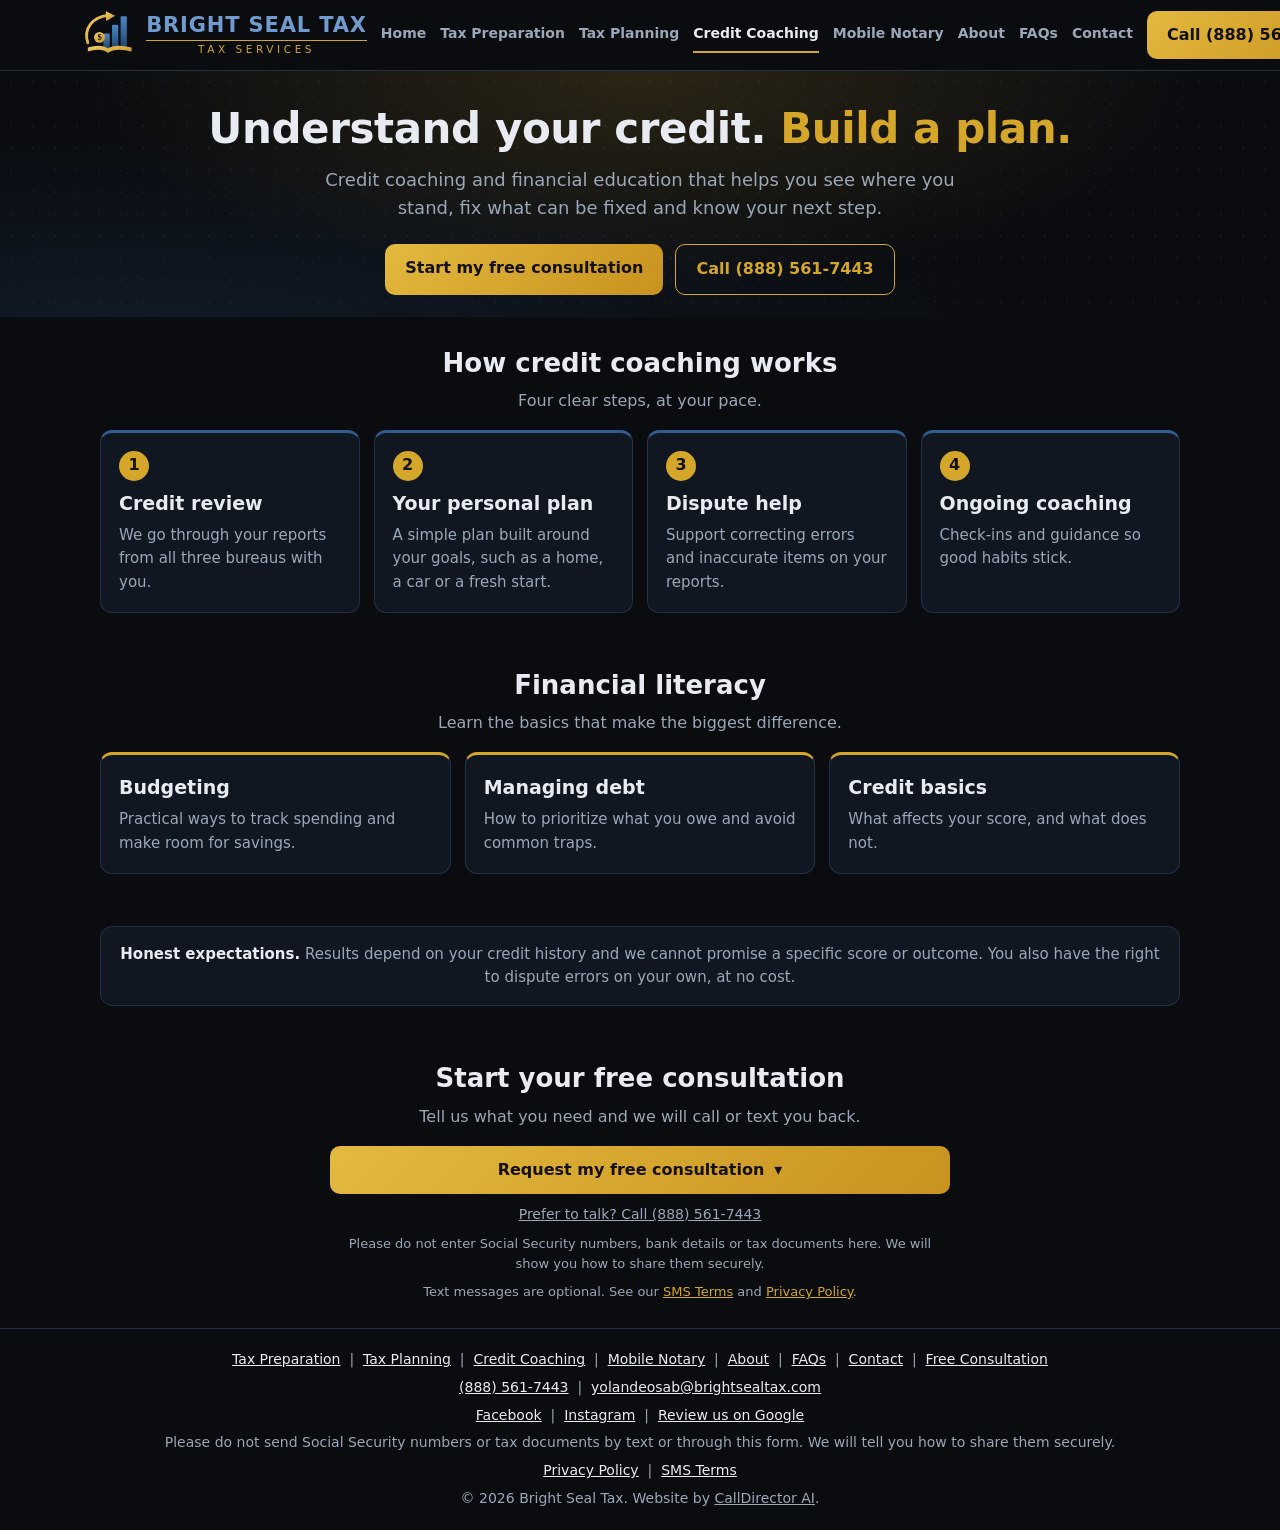
<file: credit-coaching/index.html>
<!DOCTYPE html>
<html lang="en">
<head>
<meta charset="utf-8">
<base href="/">
<meta name="viewport" content="width=device-width,initial-scale=1">
<title>Credit Coaching &amp; Financial Literacy | Bright Seal Tax</title>
<meta name="description" content="Credit coaching and financial literacy from Bright Seal Tax: a review of your credit reports, a personal plan, help with disputes and ongoing coaching.">
<link rel="canonical" href="https://brightsealtax.com/credit-coaching/">
<meta property="og:site_name" content="Bright Seal Tax">
<meta property="og:title" content="Credit Coaching &amp; Financial Literacy | Bright Seal Tax">
<meta property="og:description" content="Credit coaching and financial literacy from Bright Seal Tax: a review of your credit reports, a personal plan, help with disputes and ongoing coaching.">
<meta property="og:type" content="website">
<meta property="og:url" content="https://brightsealtax.com/credit-coaching/">
<meta property="og:image" content="https://brightsealtax.com/images/og-bright-seal-tax.jpg">
<meta property="og:image:width" content="1200">
<meta property="og:image:height" content="630">
<meta name="twitter:card" content="summary_large_image">
<meta name="twitter:title" content="Credit Coaching &amp; Financial Literacy | Bright Seal Tax">
<meta name="twitter:description" content="Credit coaching and financial literacy from Bright Seal Tax: a review of your credit reports, a personal plan, help with disputes and ongoing coaching.">
<meta name="twitter:image" content="https://brightsealtax.com/images/og-bright-seal-tax.jpg">
<script>document.documentElement.className+=' js'</script>
<link rel="stylesheet" href="styles.css">
<link rel="icon" href="/favicon.ico" sizes="any">
<link rel="icon" type="image/svg+xml" href="/favicon.svg">
<link rel="icon" type="image/png" sizes="32x32" href="/favicon-32.png">
<link rel="apple-touch-icon" href="/apple-touch-icon.png">
<meta name="theme-color" content="#0A0C10">
</head>
<body>
<a class="skip" href="#main">Skip to main content</a>
<header><div class="wrap top">
<a class="brand" href="/" aria-label="Bright Seal Tax">
<svg xmlns="http://www.w3.org/2000/svg" viewBox="0 0 72 64" aria-hidden="true"><defs><linearGradient id="n" x1="0" y1="0" x2="0" y2="1"><stop offset="0" stop-color="#4C86C6"/><stop offset="1" stop-color="#1F4469"/></linearGradient><linearGradient id="g" x1="0" y1="0" x2="1" y2="1"><stop offset="0" stop-color="#F2D06B"/><stop offset="1" stop-color="#C8921E"/></linearGradient></defs><rect x="30" y="30" width="8" height="20" rx="1.5" fill="url(#n)"/><rect x="41" y="19" width="8" height="31" rx="1.5" fill="url(#n)"/><rect x="52" y="8" width="8" height="42" rx="1.5" fill="url(#n)"/><path d="M10 48 Q27 43 36 49 Q45 43 66 48 L66 53 Q45 48 36 55 Q27 48 10 53 Z" fill="url(#g)"/><path d="M10 42 C4 24 16 9 36 7" fill="none" stroke="url(#g)" stroke-width="3.6" stroke-linecap="round"/><path d="M33 1.5 L45 7.5 L33.5 14 Z" fill="url(#g)"/><circle cx="25" cy="35" r="7" fill="url(#g)"/><text x="25" y="39" text-anchor="middle" font-family="Georgia,serif" font-weight="700" font-size="11" fill="#14100A">$</text></svg>
<div><b>BRIGHT SEAL TAX</b><span>TAX SERVICES</span></div></a>
<nav class="nav" id="site-nav" aria-label="Main"><a href="/">Home</a><a href="/tax-preparation/">Tax Preparation</a><a href="/tax-planning/">Tax Planning</a><a class="on" href="/credit-coaching/">Credit Coaching</a><a href="/mobile-notary/">Mobile Notary</a><a href="/about/">About</a><a href="/faqs/">FAQs</a><a href="/contact/">Contact</a></nav>
<a class="btn btn-gold hdr-call" href="tel:+18885617443" aria-label="Call (888) 561-7443"><span class="c-long">Call (888) 561-7443</span><span class="c-short">Call now</span></a>
<button class="nav-toggle" type="button" aria-expanded="false" aria-controls="site-nav" aria-label="Open menu"><span class="bars" aria-hidden="true"></span></button>
</div></header>

<main id="main">
<section class="hero hero-s"><div class="wrap">
<h1>Understand your credit. <span>Build a plan.</span></h1>
<p class="lede">Credit coaching and financial education that helps you see where you stand, fix what can be fixed and know your next step.</p>
<div class="cta">
<a class="btn btn-gold" href="#start">Start my free consultation</a>
<a class="btn btn-line" href="tel:+18885617443">Call (888) 561-7443</a>
</div>
</div></section>

<section class="sec"><div class="wrap steps">
<h2>How credit coaching works</h2>
<p class="sub">Four clear steps, at your pace.</p>
<div class="grid g4">
<div class="card"><div class="n">1</div><h3>Credit review</h3><p>We go through your reports from all three bureaus with you.</p></div>
<div class="card"><div class="n">2</div><h3>Your personal plan</h3><p>A simple plan built around your goals, such as a home, a car or a fresh start.</p></div>
<div class="card"><div class="n">3</div><h3>Dispute help</h3><p>Support correcting errors and inaccurate items on your reports.</p></div>
<div class="card"><div class="n">4</div><h3>Ongoing coaching</h3><p>Check-ins and guidance so good habits stick.</p></div>
</div>
</div></section>

<section class="sec"><div class="wrap">
<h2>Financial literacy</h2>
<p class="sub">Learn the basics that make the biggest difference.</p>
<div class="grid">
<div class="card"><h3>Budgeting</h3><p>Practical ways to track spending and make room for savings.</p></div>
<div class="card"><h3>Managing debt</h3><p>How to prioritize what you owe and avoid common traps.</p></div>
<div class="card"><h3>Credit basics</h3><p>What affects your score, and what does not.</p></div>
</div>
</div></section>

<section class="sec"><div class="wrap">
<div class="band"><b>Honest expectations.</b> Results depend on your credit history and we cannot promise a specific score or outcome. You also have the right to dispute errors on your own, at no cost.</div>
</div></section>

<section class="sec" id="start"><div class="wrap">
<h2>Start your free consultation</h2>
<p class="sub">Tell us what you need and we will call or text you back.</p>
<div class="formbox">
<a class="btn btn-gold" href="#" id="openForm" aria-expanded="false" aria-controls="formPanel" style="display:flex;align-items:center;justify-content:center;gap:10px;width:100%">
<span id="openFormLabel">Request my free consultation</span>
<span id="chev" aria-hidden="true" style="display:inline-block;transition:transform .2s ease">▾</span>
</a>
<div id="formPanel" style="display:none;margin-top:14px"></div>
<p style="margin-top:10px;text-align:center;color:var(--mute);font-size:14px"><a href="tel:+18885617443">Prefer to talk? Call (888) 561-7443</a></p>
<p class="privacy">Please do not enter Social Security numbers, bank details or tax documents here. We will show you how to share them securely.</p>
<p class="privacy">Text messages are optional. See our <a href="/sms-terms/">SMS Terms</a> and <a href="/privacy/">Privacy Policy</a>.</p>
</div>
</div></section>
</main>
<script>
(function(){
  const start = document.getElementById('start');
  const btn = document.getElementById('openForm');
  const label = document.getElementById('openFormLabel');
  const panel = document.getElementById('formPanel');
  const chev = document.getElementById('chev');
  let loaded = false;
  let thanksTimer = null;
  let thanksResetTimer = null;
  let human = false;
  let pageLoadTime = Date.now();
  let openTimer = null;
  let pendingScroll = false;
  const isBot = navigator.webdriver === true;

  function showThanks(){
    let thanks = document.getElementById('formThanks');
    if (!thanks) {
      thanks = document.createElement('p');
      thanks.id = 'formThanks';
      thanks.setAttribute('role', 'status');
      thanks.style.marginTop = '10px';
      thanks.style.textAlign = 'center';
      thanks.style.color = 'var(--gold)';
      thanks.style.fontSize = '15px';
      thanks.textContent = 'Thank you. We received your request and will call or text you shortly.';
      btn.insertAdjacentElement('afterend', thanks);
    } else {
      thanks.style.display = 'block';
    }
  }

  function hideThanks(){
    const thanks = document.getElementById('formThanks');
    if (thanks) thanks.style.display = 'none';
  }

  function loadForm(){
    if (loaded || isBot) return;
    loaded = true;
    const s = document.createElement('script');
    s.src = 'https://app.calldirector.ai/forms-embed.js';
    s.async = true;
    s.setAttribute('data-form','alcrtsck');
    s.setAttribute('data-theme','dark');
    s.setAttribute('data-accent','#D4A62A');
    s.setAttribute('data-bg','#0A0C10');
    s.setAttribute('data-surface','#111721');
    s.setAttribute('data-field','#1A2332');
    s.setAttribute('data-text','#E8ECF2');
    s.setAttribute('data-gradient','0');
    panel.appendChild(s);
  }

  function setOneMoment(ms){
    clearTimeout(openTimer);
    label.textContent = 'One moment...';
    openTimer = setTimeout(function(){
      openTimer = null;
      label.textContent = 'Hide the form';
      loadForm();
      if (pendingScroll) start.scrollIntoView({behavior:'smooth', block:'start'});
      pendingScroll = false;
    }, ms);
  }

  function openPanel(scroll){
    panel.style.display = 'block';
    btn.setAttribute('aria-expanded','true');
    chev.style.transform = 'rotate(180deg)';

    if (isBot) {
      label.textContent = 'Please call (888) 561-7443';
      panel.style.display = 'none';
      btn.setAttribute('aria-expanded','false');
      chev.style.transform = 'rotate(0deg)';
      return;
    }

    const elapsed = Date.now() - pageLoadTime;
    const wait = Math.max(0, 3000 - elapsed);

    if (!human) {
      label.textContent = 'Please call (888) 561-7443';
      panel.style.display = 'none';
      btn.setAttribute('aria-expanded','false');
      chev.style.transform = 'rotate(0deg)';
      return;
    }

    if (wait > 0) {
      pendingScroll = pendingScroll || !!scroll;
      setOneMoment(wait);
      return;
    }

    clearTimeout(openTimer);
    label.textContent = 'Hide the form';
    loadForm();
    if (scroll) start.scrollIntoView({behavior:'smooth', block:'start'});
  }

  function closePanel(){
    panel.style.display = 'none';
    btn.setAttribute('aria-expanded','false');
    label.textContent = 'Request my free consultation';
    chev.style.transform = 'rotate(0deg)';
    clearTimeout(openTimer);
    pendingScroll = false;
  }

  function markHuman(e){
    if (e && e.isTrusted) human = true;
  }

  document.addEventListener('pointerdown', markHuman, {capture:true});
  document.addEventListener('touchstart', markHuman, {capture:true});
  document.addEventListener('keydown', markHuman, {capture:true});

  btn.addEventListener('click', function(e){
    e.preventDefault();
    if (btn.getAttribute('aria-expanded') === 'true') closePanel();
    else openPanel(true);
  });

  document.querySelectorAll('a[href="#start"]').forEach(function(link){
    link.addEventListener('click', function(e){
      e.preventDefault();
      openPanel(true);
    });
  });

  window.addEventListener('paymegpt-form:submitted', function(){
    clearTimeout(thanksTimer);
    clearTimeout(thanksResetTimer);
    thanksTimer = setTimeout(function(){
      closePanel();
      panel.innerHTML = '';
      loaded = false;
      label.textContent = 'Request received. Thank you!';
      showThanks();
      start.scrollIntoView({behavior:'smooth', block:'start'});
      thanksResetTimer = setTimeout(function(){
        label.textContent = 'Request my free consultation';
        hideThanks();
      }, 12000);
    }, 3500);
  });

  if (location.hash === '#start') {
    window.requestAnimationFrame(function(){ start.scrollIntoView({behavior:'auto', block:'start'}); });
  }
})();
</script>

<footer><div class="wrap">
<p><a href="/tax-preparation/">Tax Preparation</a> &nbsp;|&nbsp; <a href="/tax-planning/">Tax Planning</a> &nbsp;|&nbsp; <a href="/credit-coaching/">Credit Coaching</a> &nbsp;|&nbsp; <a href="/mobile-notary/">Mobile Notary</a> &nbsp;|&nbsp; <a href="/about/">About</a> &nbsp;|&nbsp; <a href="/faqs/">FAQs</a> &nbsp;|&nbsp; <a href="/contact/">Contact</a> &nbsp;|&nbsp; <a href="/go/">Free Consultation</a></p>
<p><a href="tel:+18885617443">(888) 561-7443</a> &nbsp;|&nbsp; <a href="mailto:yolandeosab@brightsealtax.com">yolandeosab@brightsealtax.com</a></p>
<p><a href="https://www.facebook.com/1002141926315647" target="_blank" rel="noopener">Facebook</a> &nbsp;|&nbsp; <a href="https://www.instagram.com/brightsealtax/" target="_blank" rel="noopener">Instagram</a> &nbsp;|&nbsp; <a href="https://g.page/r/CXfGNTHDjCkvEBM/review" target="_blank" rel="noopener">Review us on Google</a></p>
<p>Please do not send Social Security numbers or tax documents by text or through this form. We will tell you how to share them securely.</p>
<p><a href="/privacy/">Privacy Policy</a> &nbsp;|&nbsp; <a href="/sms-terms/">SMS Terms</a></p>
<p>&copy; 2026 Bright Seal Tax. Website by <a href="https://calldirector.ai/?utm_source=brightsealtax&amp;utm_medium=footer&amp;utm_campaign=website-by" target="_blank" rel="noopener" style="color:inherit;text-decoration:underline">CallDirector AI</a>.</p>
</div></footer>
<script src="nav.js" defer></script>
</body>
</html>
</file>
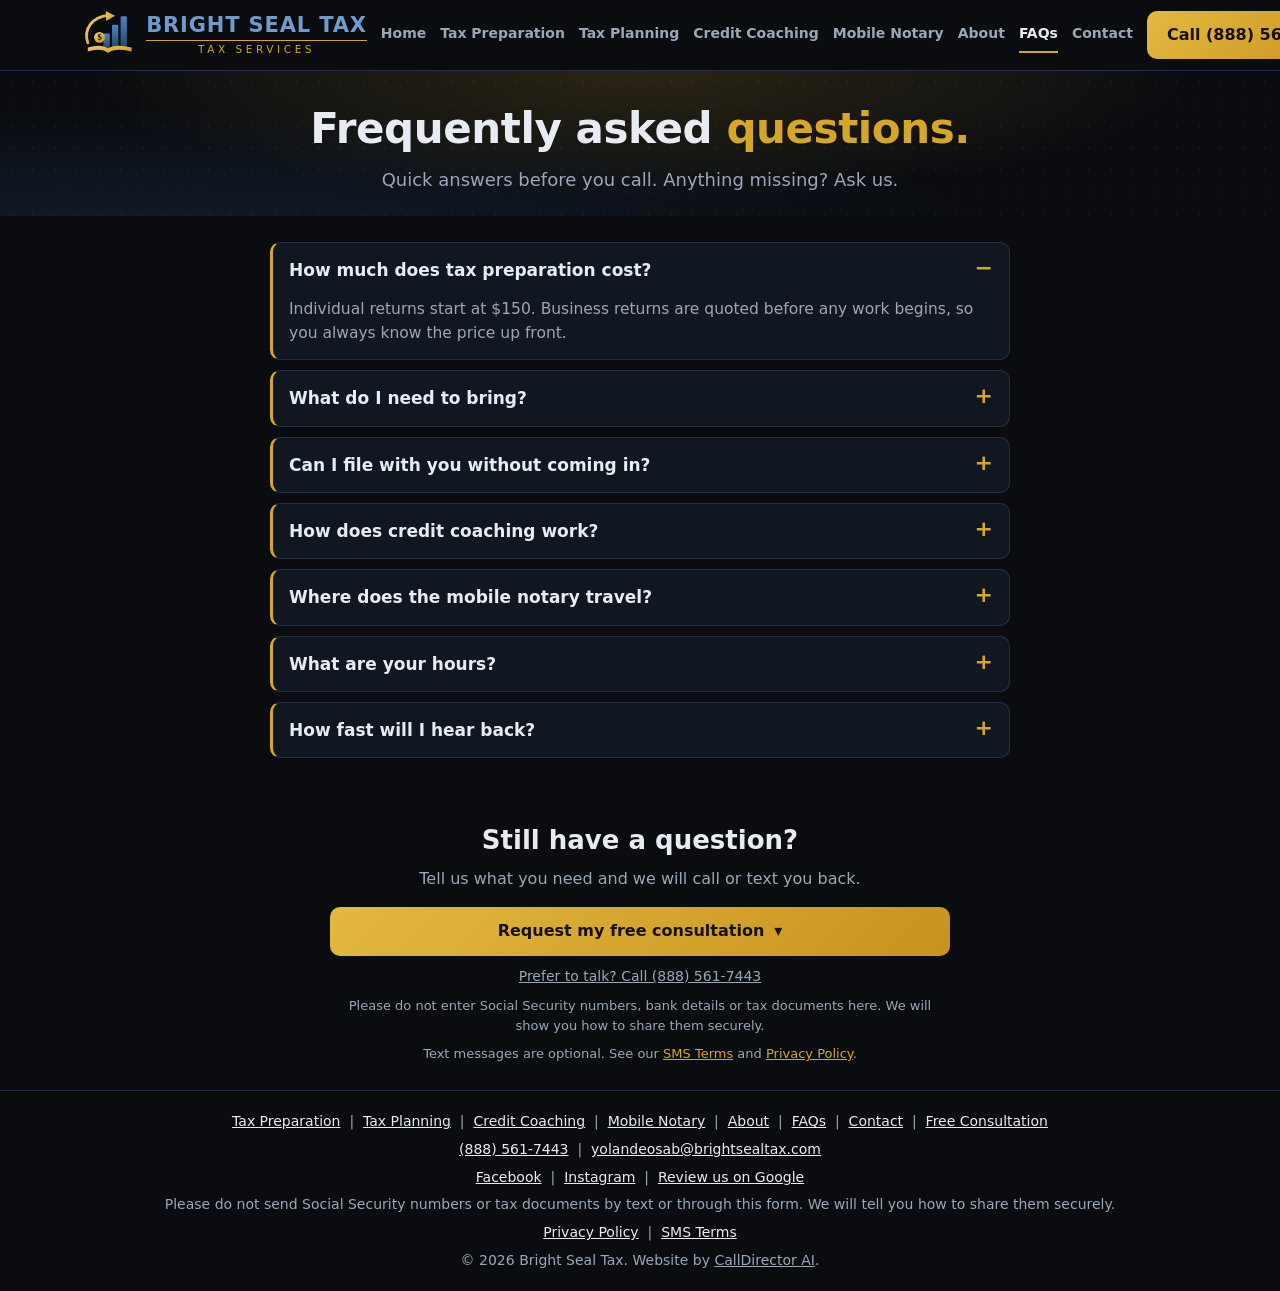
<file: faqs/index.html>
<!DOCTYPE html>
<html lang="en">
<head>
<meta charset="utf-8">
<base href="/">
<meta name="viewport" content="width=device-width,initial-scale=1">
<title>FAQs | Bright Seal Tax</title>
<meta name="description" content="Answers to common questions about Bright Seal Tax: pricing, what to bring, virtual filing, credit coaching, mobile notary and hours.">
<link rel="canonical" href="https://brightsealtax.com/faqs/">
<meta property="og:site_name" content="Bright Seal Tax">
<meta property="og:title" content="FAQs | Bright Seal Tax">
<meta property="og:description" content="Answers to common questions about Bright Seal Tax: pricing, what to bring, virtual filing, credit coaching, mobile notary and hours.">
<meta property="og:type" content="website">
<meta property="og:url" content="https://brightsealtax.com/faqs/">
<meta property="og:image" content="https://brightsealtax.com/images/og-bright-seal-tax.jpg">
<meta property="og:image:width" content="1200">
<meta property="og:image:height" content="630">
<meta name="twitter:card" content="summary_large_image">
<meta name="twitter:title" content="FAQs | Bright Seal Tax">
<meta name="twitter:description" content="Answers to common questions about Bright Seal Tax: pricing, what to bring, virtual filing, credit coaching, mobile notary and hours.">
<meta name="twitter:image" content="https://brightsealtax.com/images/og-bright-seal-tax.jpg">
<script>document.documentElement.className+=' js'</script>
<link rel="stylesheet" href="styles.css">
<link rel="icon" href="/favicon.ico" sizes="any">
<link rel="icon" type="image/svg+xml" href="/favicon.svg">
<link rel="icon" type="image/png" sizes="32x32" href="/favicon-32.png">
<link rel="apple-touch-icon" href="/apple-touch-icon.png">
<meta name="theme-color" content="#0A0C10">
</head>
<body>
<a class="skip" href="#main">Skip to main content</a>
<header><div class="wrap top">
<a class="brand" href="/" aria-label="Bright Seal Tax">
<svg xmlns="http://www.w3.org/2000/svg" viewBox="0 0 72 64" aria-hidden="true"><defs><linearGradient id="n" x1="0" y1="0" x2="0" y2="1"><stop offset="0" stop-color="#4C86C6"/><stop offset="1" stop-color="#1F4469"/></linearGradient><linearGradient id="g" x1="0" y1="0" x2="1" y2="1"><stop offset="0" stop-color="#F2D06B"/><stop offset="1" stop-color="#C8921E"/></linearGradient></defs><rect x="30" y="30" width="8" height="20" rx="1.5" fill="url(#n)"/><rect x="41" y="19" width="8" height="31" rx="1.5" fill="url(#n)"/><rect x="52" y="8" width="8" height="42" rx="1.5" fill="url(#n)"/><path d="M10 48 Q27 43 36 49 Q45 43 66 48 L66 53 Q45 48 36 55 Q27 48 10 53 Z" fill="url(#g)"/><path d="M10 42 C4 24 16 9 36 7" fill="none" stroke="url(#g)" stroke-width="3.6" stroke-linecap="round"/><path d="M33 1.5 L45 7.5 L33.5 14 Z" fill="url(#g)"/><circle cx="25" cy="35" r="7" fill="url(#g)"/><text x="25" y="39" text-anchor="middle" font-family="Georgia,serif" font-weight="700" font-size="11" fill="#14100A">$</text></svg>
<div><b>BRIGHT SEAL TAX</b><span>TAX SERVICES</span></div></a>
<nav class="nav" id="site-nav" aria-label="Main"><a href="/">Home</a><a href="/tax-preparation/">Tax Preparation</a><a href="/tax-planning/">Tax Planning</a><a href="/credit-coaching/">Credit Coaching</a><a href="/mobile-notary/">Mobile Notary</a><a href="/about/">About</a><a class="on" href="/faqs/">FAQs</a><a href="/contact/">Contact</a></nav>
<a class="btn btn-gold hdr-call" href="tel:+18885617443" aria-label="Call (888) 561-7443"><span class="c-long">Call (888) 561-7443</span><span class="c-short">Call now</span></a>
<button class="nav-toggle" type="button" aria-expanded="false" aria-controls="site-nav" aria-label="Open menu"><span class="bars" aria-hidden="true"></span></button>
</div></header>

<main id="main">
<section class="hero hero-s"><div class="wrap">
<h1>Frequently asked <span>questions.</span></h1>
<p class="lede">Quick answers before you call. Anything missing? Ask us.</p>
</div></section>

<section class="sec"><div class="wrap faq">
<details open><summary>How much does tax preparation cost?</summary><p>Individual returns start at $150. Business returns are quoted before any work begins, so you always know the price up front.</p></details>
<details><summary>What do I need to bring?</summary><p>Typically a photo ID, Social Security numbers for you and your dependents, your W-2s and 1099s, last year's return if you have it, and bank details for direct deposit. Self-employed clients also bring income and expense records. We will confirm your exact list on your call.</p></details>
<details><summary>Can I file with you without coming in?</summary><p>Yes. We offer virtual filing. We will show you how to share your documents securely, and please do not send Social Security numbers or documents by text or through the website form.</p></details>
<details><summary>How does credit coaching work?</summary><p>We review your reports from all three bureaus with you, build a personal plan, help you dispute inaccurate items and coach you along the way. We cannot promise a specific score, and you always have the right to dispute errors yourself at no cost.</p></details>
<details><summary>Where does the mobile notary travel?</summary><p>We come to homes, offices, hospitals and care facilities by appointment, including evenings and weekends. Call or send a request with your location and we will confirm.</p></details>
<details><summary>What are your hours?</summary><p>Tax season: Monday to Saturday 9 AM to 8 PM and Sunday 10 AM to 5 PM. Off-season: Monday to Friday 9 AM to 6 PM. Notary visits are by appointment, evenings and weekends.</p></details>
<details><summary>How fast will I hear back?</summary><p>Send a request any time and we will call or text you back. Most consultation calls take about 15 minutes.</p></details>
</div></section>

<section class="sec" id="start"><div class="wrap">
<h2>Still have a question?</h2>
<p class="sub">Tell us what you need and we will call or text you back.</p>
<div class="formbox">
<a class="btn btn-gold" href="#" id="openForm" aria-expanded="false" aria-controls="formPanel" style="display:flex;align-items:center;justify-content:center;gap:10px;width:100%">
<span id="openFormLabel">Request my free consultation</span>
<span id="chev" aria-hidden="true" style="display:inline-block;transition:transform .2s ease">▾</span>
</a>
<div id="formPanel" style="display:none;margin-top:14px"></div>
<p style="margin-top:10px;text-align:center;color:var(--mute);font-size:14px"><a href="tel:+18885617443">Prefer to talk? Call (888) 561-7443</a></p>
<p class="privacy">Please do not enter Social Security numbers, bank details or tax documents here. We will show you how to share them securely.</p>
<p class="privacy">Text messages are optional. See our <a href="/sms-terms/">SMS Terms</a> and <a href="/privacy/">Privacy Policy</a>.</p>
</div>
</div></section>
</main>
<script>
(function(){
  const start = document.getElementById('start');
  const btn = document.getElementById('openForm');
  const label = document.getElementById('openFormLabel');
  const panel = document.getElementById('formPanel');
  const chev = document.getElementById('chev');
  let loaded = false;
  let thanksTimer = null;
  let thanksResetTimer = null;
  let human = false;
  let pageLoadTime = Date.now();
  let openTimer = null;
  let pendingScroll = false;
  const isBot = navigator.webdriver === true;

  function showThanks(){
    let thanks = document.getElementById('formThanks');
    if (!thanks) {
      thanks = document.createElement('p');
      thanks.id = 'formThanks';
      thanks.setAttribute('role', 'status');
      thanks.style.marginTop = '10px';
      thanks.style.textAlign = 'center';
      thanks.style.color = 'var(--gold)';
      thanks.style.fontSize = '15px';
      thanks.textContent = 'Thank you. We received your request and will call or text you shortly.';
      btn.insertAdjacentElement('afterend', thanks);
    } else {
      thanks.style.display = 'block';
    }
  }

  function hideThanks(){
    const thanks = document.getElementById('formThanks');
    if (thanks) thanks.style.display = 'none';
  }

  function loadForm(){
    if (loaded || isBot) return;
    loaded = true;
    const s = document.createElement('script');
    s.src = 'https://app.calldirector.ai/forms-embed.js';
    s.async = true;
    s.setAttribute('data-form','alcrtsck');
    s.setAttribute('data-theme','dark');
    s.setAttribute('data-accent','#D4A62A');
    s.setAttribute('data-bg','#0A0C10');
    s.setAttribute('data-surface','#111721');
    s.setAttribute('data-field','#1A2332');
    s.setAttribute('data-text','#E8ECF2');
    s.setAttribute('data-gradient','0');
    panel.appendChild(s);
  }

  function setOneMoment(ms){
    clearTimeout(openTimer);
    label.textContent = 'One moment...';
    openTimer = setTimeout(function(){
      openTimer = null;
      label.textContent = 'Hide the form';
      loadForm();
      if (pendingScroll) start.scrollIntoView({behavior:'smooth', block:'start'});
      pendingScroll = false;
    }, ms);
  }

  function openPanel(scroll){
    panel.style.display = 'block';
    btn.setAttribute('aria-expanded','true');
    chev.style.transform = 'rotate(180deg)';

    if (isBot) {
      label.textContent = 'Please call (888) 561-7443';
      panel.style.display = 'none';
      btn.setAttribute('aria-expanded','false');
      chev.style.transform = 'rotate(0deg)';
      return;
    }

    const elapsed = Date.now() - pageLoadTime;
    const wait = Math.max(0, 3000 - elapsed);

    if (!human) {
      label.textContent = 'Please call (888) 561-7443';
      panel.style.display = 'none';
      btn.setAttribute('aria-expanded','false');
      chev.style.transform = 'rotate(0deg)';
      return;
    }

    if (wait > 0) {
      pendingScroll = pendingScroll || !!scroll;
      setOneMoment(wait);
      return;
    }

    clearTimeout(openTimer);
    label.textContent = 'Hide the form';
    loadForm();
    if (scroll) start.scrollIntoView({behavior:'smooth', block:'start'});
  }

  function closePanel(){
    panel.style.display = 'none';
    btn.setAttribute('aria-expanded','false');
    label.textContent = 'Request my free consultation';
    chev.style.transform = 'rotate(0deg)';
    clearTimeout(openTimer);
    pendingScroll = false;
  }

  function markHuman(e){
    if (e && e.isTrusted) human = true;
  }

  document.addEventListener('pointerdown', markHuman, {capture:true});
  document.addEventListener('touchstart', markHuman, {capture:true});
  document.addEventListener('keydown', markHuman, {capture:true});

  btn.addEventListener('click', function(e){
    e.preventDefault();
    if (btn.getAttribute('aria-expanded') === 'true') closePanel();
    else openPanel(true);
  });

  document.querySelectorAll('a[href="#start"]').forEach(function(link){
    link.addEventListener('click', function(e){
      e.preventDefault();
      openPanel(true);
    });
  });

  window.addEventListener('paymegpt-form:submitted', function(){
    clearTimeout(thanksTimer);
    clearTimeout(thanksResetTimer);
    thanksTimer = setTimeout(function(){
      closePanel();
      panel.innerHTML = '';
      loaded = false;
      label.textContent = 'Request received. Thank you!';
      showThanks();
      start.scrollIntoView({behavior:'smooth', block:'start'});
      thanksResetTimer = setTimeout(function(){
        label.textContent = 'Request my free consultation';
        hideThanks();
      }, 12000);
    }, 3500);
  });

  if (location.hash === '#start') {
    window.requestAnimationFrame(function(){ start.scrollIntoView({behavior:'auto', block:'start'}); });
  }
})();
</script>

<footer><div class="wrap">
<p><a href="/tax-preparation/">Tax Preparation</a> &nbsp;|&nbsp; <a href="/tax-planning/">Tax Planning</a> &nbsp;|&nbsp; <a href="/credit-coaching/">Credit Coaching</a> &nbsp;|&nbsp; <a href="/mobile-notary/">Mobile Notary</a> &nbsp;|&nbsp; <a href="/about/">About</a> &nbsp;|&nbsp; <a href="/faqs/">FAQs</a> &nbsp;|&nbsp; <a href="/contact/">Contact</a> &nbsp;|&nbsp; <a href="/go/">Free Consultation</a></p>
<p><a href="tel:+18885617443">(888) 561-7443</a> &nbsp;|&nbsp; <a href="mailto:yolandeosab@brightsealtax.com">yolandeosab@brightsealtax.com</a></p>
<p><a href="https://www.facebook.com/1002141926315647" target="_blank" rel="noopener">Facebook</a> &nbsp;|&nbsp; <a href="https://www.instagram.com/brightsealtax/" target="_blank" rel="noopener">Instagram</a> &nbsp;|&nbsp; <a href="https://g.page/r/CXfGNTHDjCkvEBM/review" target="_blank" rel="noopener">Review us on Google</a></p>
<p>Please do not send Social Security numbers or tax documents by text or through this form. We will tell you how to share them securely.</p>
<p><a href="/privacy/">Privacy Policy</a> &nbsp;|&nbsp; <a href="/sms-terms/">SMS Terms</a></p>
<p>&copy; 2026 Bright Seal Tax. Website by <a href="https://calldirector.ai/?utm_source=brightsealtax&amp;utm_medium=footer&amp;utm_campaign=website-by" target="_blank" rel="noopener" style="color:inherit;text-decoration:underline">CallDirector AI</a>.</p>
</div></footer>
<script src="nav.js" defer></script>
</body>
</html>
</file>
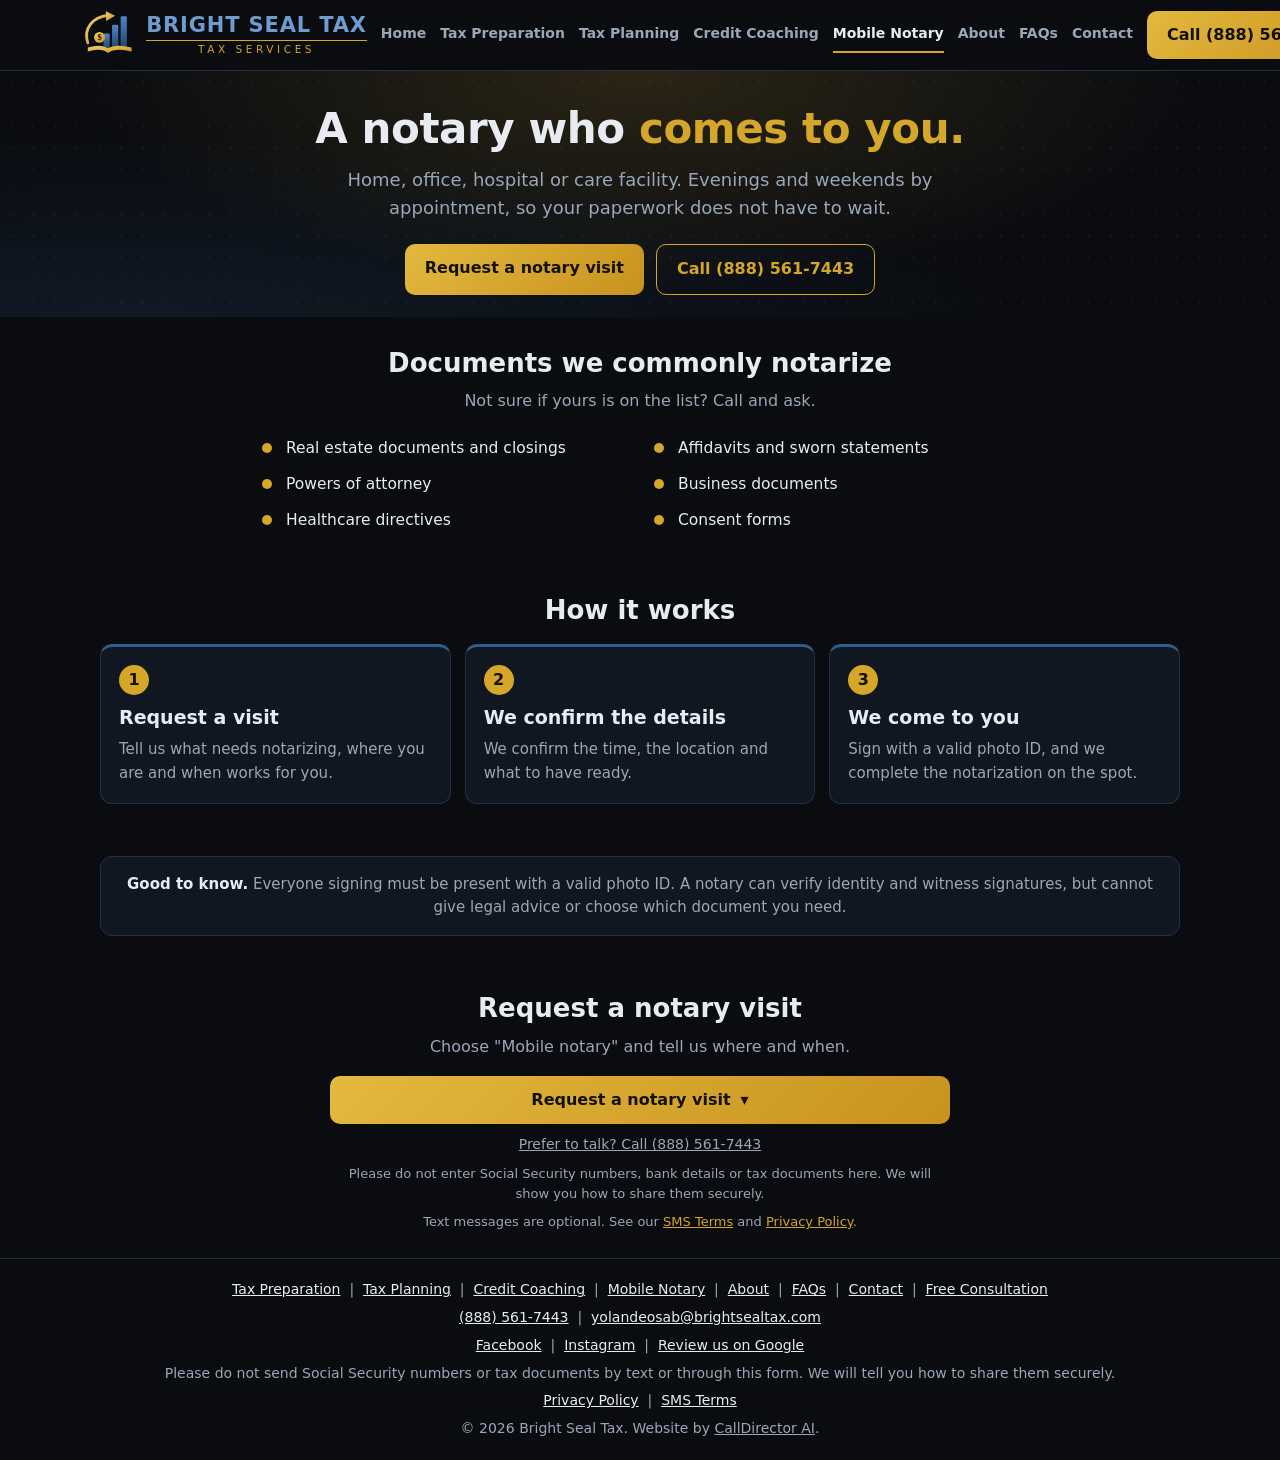
<file: mobile-notary/index.html>
<!DOCTYPE html>
<html lang="en">
<head>
<meta charset="utf-8">
<base href="/">
<meta name="viewport" content="width=device-width,initial-scale=1">
<title>Mobile Notary | Bright Seal Tax</title>
<meta name="description" content="Mobile notary services from Bright Seal Tax. We come to your home, office, hospital or care facility, including evenings and weekends, by appointment.">
<link rel="canonical" href="https://brightsealtax.com/mobile-notary/">
<meta property="og:site_name" content="Bright Seal Tax">
<meta property="og:title" content="Mobile Notary | Bright Seal Tax">
<meta property="og:description" content="Mobile notary services from Bright Seal Tax. We come to your home, office, hospital or care facility, including evenings and weekends, by appointment.">
<meta property="og:type" content="website">
<meta property="og:url" content="https://brightsealtax.com/mobile-notary/">
<meta property="og:image" content="https://brightsealtax.com/images/og-bright-seal-tax.jpg">
<meta property="og:image:width" content="1200">
<meta property="og:image:height" content="630">
<meta name="twitter:card" content="summary_large_image">
<meta name="twitter:title" content="Mobile Notary | Bright Seal Tax">
<meta name="twitter:description" content="Mobile notary services from Bright Seal Tax. We come to your home, office, hospital or care facility, including evenings and weekends, by appointment.">
<meta name="twitter:image" content="https://brightsealtax.com/images/og-bright-seal-tax.jpg">
<script>document.documentElement.className+=' js'</script>
<link rel="stylesheet" href="styles.css">
<link rel="icon" href="/favicon.ico" sizes="any">
<link rel="icon" type="image/svg+xml" href="/favicon.svg">
<link rel="icon" type="image/png" sizes="32x32" href="/favicon-32.png">
<link rel="apple-touch-icon" href="/apple-touch-icon.png">
<meta name="theme-color" content="#0A0C10">
</head>
<body>
<a class="skip" href="#main">Skip to main content</a>
<header><div class="wrap top">
<a class="brand" href="/" aria-label="Bright Seal Tax">
<svg xmlns="http://www.w3.org/2000/svg" viewBox="0 0 72 64" aria-hidden="true"><defs><linearGradient id="n" x1="0" y1="0" x2="0" y2="1"><stop offset="0" stop-color="#4C86C6"/><stop offset="1" stop-color="#1F4469"/></linearGradient><linearGradient id="g" x1="0" y1="0" x2="1" y2="1"><stop offset="0" stop-color="#F2D06B"/><stop offset="1" stop-color="#C8921E"/></linearGradient></defs><rect x="30" y="30" width="8" height="20" rx="1.5" fill="url(#n)"/><rect x="41" y="19" width="8" height="31" rx="1.5" fill="url(#n)"/><rect x="52" y="8" width="8" height="42" rx="1.5" fill="url(#n)"/><path d="M10 48 Q27 43 36 49 Q45 43 66 48 L66 53 Q45 48 36 55 Q27 48 10 53 Z" fill="url(#g)"/><path d="M10 42 C4 24 16 9 36 7" fill="none" stroke="url(#g)" stroke-width="3.6" stroke-linecap="round"/><path d="M33 1.5 L45 7.5 L33.5 14 Z" fill="url(#g)"/><circle cx="25" cy="35" r="7" fill="url(#g)"/><text x="25" y="39" text-anchor="middle" font-family="Georgia,serif" font-weight="700" font-size="11" fill="#14100A">$</text></svg>
<div><b>BRIGHT SEAL TAX</b><span>TAX SERVICES</span></div></a>
<nav class="nav" id="site-nav" aria-label="Main"><a href="/">Home</a><a href="/tax-preparation/">Tax Preparation</a><a href="/tax-planning/">Tax Planning</a><a href="/credit-coaching/">Credit Coaching</a><a class="on" href="/mobile-notary/">Mobile Notary</a><a href="/about/">About</a><a href="/faqs/">FAQs</a><a href="/contact/">Contact</a></nav>
<a class="btn btn-gold hdr-call" href="tel:+18885617443" aria-label="Call (888) 561-7443"><span class="c-long">Call (888) 561-7443</span><span class="c-short">Call now</span></a>
<button class="nav-toggle" type="button" aria-expanded="false" aria-controls="site-nav" aria-label="Open menu"><span class="bars" aria-hidden="true"></span></button>
</div></header>

<main id="main">
<section class="hero hero-s"><div class="wrap">
<h1>A notary who <span>comes to you.</span></h1>
<p class="lede">Home, office, hospital or care facility. Evenings and weekends by appointment, so your paperwork does not have to wait.</p>
<div class="cta">
<a class="btn btn-gold" href="#start">Request a notary visit</a>
<a class="btn btn-line" href="tel:+18885617443">Call (888) 561-7443</a>
</div>
</div></section>

<section class="sec"><div class="wrap">
<h2>Documents we commonly notarize</h2>
<p class="sub">Not sure if yours is on the list? Call and ask.</p>
<ul class="check">
<li>Real estate documents and closings</li>
<li>Powers of attorney</li>
<li>Healthcare directives</li>
<li>Affidavits and sworn statements</li>
<li>Business documents</li>
<li>Consent forms</li>
</ul>
</div></section>

<section class="sec"><div class="wrap steps">
<h2>How it works</h2>
<div class="grid" style="margin-top:14px">
<div class="card"><div class="n">1</div><h3>Request a visit</h3><p>Tell us what needs notarizing, where you are and when works for you.</p></div>
<div class="card"><div class="n">2</div><h3>We confirm the details</h3><p>We confirm the time, the location and what to have ready.</p></div>
<div class="card"><div class="n">3</div><h3>We come to you</h3><p>Sign with a valid photo ID, and we complete the notarization on the spot.</p></div>
</div>
</div></section>

<section class="sec"><div class="wrap">
<div class="band"><b>Good to know.</b> Everyone signing must be present with a valid photo ID. A notary can verify identity and witness signatures, but cannot give legal advice or choose which document you need.</div>
</div></section>

<section class="sec" id="start"><div class="wrap">
<h2>Request a notary visit</h2>
<p class="sub">Choose "Mobile notary" and tell us where and when.</p>
<div class="formbox">
<a class="btn btn-gold" href="#" id="openForm" aria-expanded="false" aria-controls="formPanel" style="display:flex;align-items:center;justify-content:center;gap:10px;width:100%">
<span id="openFormLabel">Request a notary visit</span>
<span id="chev" aria-hidden="true" style="display:inline-block;transition:transform .2s ease">▾</span>
</a>
<div id="formPanel" style="display:none;margin-top:14px"></div>
<p style="margin-top:10px;text-align:center;color:var(--mute);font-size:14px"><a href="tel:+18885617443">Prefer to talk? Call (888) 561-7443</a></p>
<p class="privacy">Please do not enter Social Security numbers, bank details or tax documents here. We will show you how to share them securely.</p>
<p class="privacy">Text messages are optional. See our <a href="/sms-terms/">SMS Terms</a> and <a href="/privacy/">Privacy Policy</a>.</p>
</div>
</div></section>
</main>
<script>
(function(){
  const start = document.getElementById('start');
  const btn = document.getElementById('openForm');
  const label = document.getElementById('openFormLabel');
  const panel = document.getElementById('formPanel');
  const chev = document.getElementById('chev');
  let loaded = false;
  let thanksTimer = null;
  let thanksResetTimer = null;
  let human = false;
  let pageLoadTime = Date.now();
  let openTimer = null;
  let pendingScroll = false;
  const isBot = navigator.webdriver === true;

  function showThanks(){
    let thanks = document.getElementById('formThanks');
    if (!thanks) {
      thanks = document.createElement('p');
      thanks.id = 'formThanks';
      thanks.setAttribute('role', 'status');
      thanks.style.marginTop = '10px';
      thanks.style.textAlign = 'center';
      thanks.style.color = 'var(--gold)';
      thanks.style.fontSize = '15px';
      thanks.textContent = 'Thank you. We received your request and will call or text you shortly.';
      btn.insertAdjacentElement('afterend', thanks);
    } else {
      thanks.style.display = 'block';
    }
  }

  function hideThanks(){
    const thanks = document.getElementById('formThanks');
    if (thanks) thanks.style.display = 'none';
  }

  function loadForm(){
    if (loaded || isBot) return;
    loaded = true;
    const s = document.createElement('script');
    s.src = 'https://app.calldirector.ai/forms-embed.js';
    s.async = true;
    s.setAttribute('data-form','alcrtsck');
    s.setAttribute('data-theme','dark');
    s.setAttribute('data-accent','#D4A62A');
    s.setAttribute('data-bg','#0A0C10');
    s.setAttribute('data-surface','#111721');
    s.setAttribute('data-field','#1A2332');
    s.setAttribute('data-text','#E8ECF2');
    s.setAttribute('data-gradient','0');
    panel.appendChild(s);
  }

  function setOneMoment(ms){
    clearTimeout(openTimer);
    label.textContent = 'One moment...';
    openTimer = setTimeout(function(){
      openTimer = null;
      label.textContent = 'Hide the form';
      loadForm();
      if (pendingScroll) start.scrollIntoView({behavior:'smooth', block:'start'});
      pendingScroll = false;
    }, ms);
  }

  function openPanel(scroll){
    panel.style.display = 'block';
    btn.setAttribute('aria-expanded','true');
    chev.style.transform = 'rotate(180deg)';

    if (isBot) {
      label.textContent = 'Please call (888) 561-7443';
      panel.style.display = 'none';
      btn.setAttribute('aria-expanded','false');
      chev.style.transform = 'rotate(0deg)';
      return;
    }

    const elapsed = Date.now() - pageLoadTime;
    const wait = Math.max(0, 3000 - elapsed);

    if (!human) {
      label.textContent = 'Please call (888) 561-7443';
      panel.style.display = 'none';
      btn.setAttribute('aria-expanded','false');
      chev.style.transform = 'rotate(0deg)';
      return;
    }

    if (wait > 0) {
      pendingScroll = pendingScroll || !!scroll;
      setOneMoment(wait);
      return;
    }

    clearTimeout(openTimer);
    label.textContent = 'Hide the form';
    loadForm();
    if (scroll) start.scrollIntoView({behavior:'smooth', block:'start'});
  }

  function closePanel(){
    panel.style.display = 'none';
    btn.setAttribute('aria-expanded','false');
    label.textContent = 'Request a notary visit';
    chev.style.transform = 'rotate(0deg)';
    clearTimeout(openTimer);
    pendingScroll = false;
  }

  function markHuman(e){
    if (e && e.isTrusted) human = true;
  }

  document.addEventListener('pointerdown', markHuman, {capture:true});
  document.addEventListener('touchstart', markHuman, {capture:true});
  document.addEventListener('keydown', markHuman, {capture:true});

  btn.addEventListener('click', function(e){
    e.preventDefault();
    if (btn.getAttribute('aria-expanded') === 'true') closePanel();
    else openPanel(true);
  });

  document.querySelectorAll('a[href="#start"]').forEach(function(link){
    link.addEventListener('click', function(e){
      e.preventDefault();
      openPanel(true);
    });
  });

  window.addEventListener('paymegpt-form:submitted', function(){
    clearTimeout(thanksTimer);
    clearTimeout(thanksResetTimer);
    thanksTimer = setTimeout(function(){
      closePanel();
      panel.innerHTML = '';
      loaded = false;
      label.textContent = 'Request received. Thank you!';
      showThanks();
      start.scrollIntoView({behavior:'smooth', block:'start'});
      thanksResetTimer = setTimeout(function(){
        label.textContent = 'Request a notary visit';
        hideThanks();
      }, 12000);
    }, 3500);
  });

  if (location.hash === '#start') {
    window.requestAnimationFrame(function(){ start.scrollIntoView({behavior:'auto', block:'start'}); });
  }
})();
</script>

<footer><div class="wrap">
<p><a href="/tax-preparation/">Tax Preparation</a> &nbsp;|&nbsp; <a href="/tax-planning/">Tax Planning</a> &nbsp;|&nbsp; <a href="/credit-coaching/">Credit Coaching</a> &nbsp;|&nbsp; <a href="/mobile-notary/">Mobile Notary</a> &nbsp;|&nbsp; <a href="/about/">About</a> &nbsp;|&nbsp; <a href="/faqs/">FAQs</a> &nbsp;|&nbsp; <a href="/contact/">Contact</a> &nbsp;|&nbsp; <a href="/go/">Free Consultation</a></p>
<p><a href="tel:+18885617443">(888) 561-7443</a> &nbsp;|&nbsp; <a href="mailto:yolandeosab@brightsealtax.com">yolandeosab@brightsealtax.com</a></p>
<p><a href="https://www.facebook.com/1002141926315647" target="_blank" rel="noopener">Facebook</a> &nbsp;|&nbsp; <a href="https://www.instagram.com/brightsealtax/" target="_blank" rel="noopener">Instagram</a> &nbsp;|&nbsp; <a href="https://g.page/r/CXfGNTHDjCkvEBM/review" target="_blank" rel="noopener">Review us on Google</a></p>
<p>Please do not send Social Security numbers or tax documents by text or through this form. We will tell you how to share them securely.</p>
<p><a href="/privacy/">Privacy Policy</a> &nbsp;|&nbsp; <a href="/sms-terms/">SMS Terms</a></p>
<p>&copy; 2026 Bright Seal Tax. Website by <a href="https://calldirector.ai/?utm_source=brightsealtax&amp;utm_medium=footer&amp;utm_campaign=website-by" target="_blank" rel="noopener" style="color:inherit;text-decoration:underline">CallDirector AI</a>.</p>
</div></footer>
<script src="nav.js" defer></script>
</body>
</html>
</file>
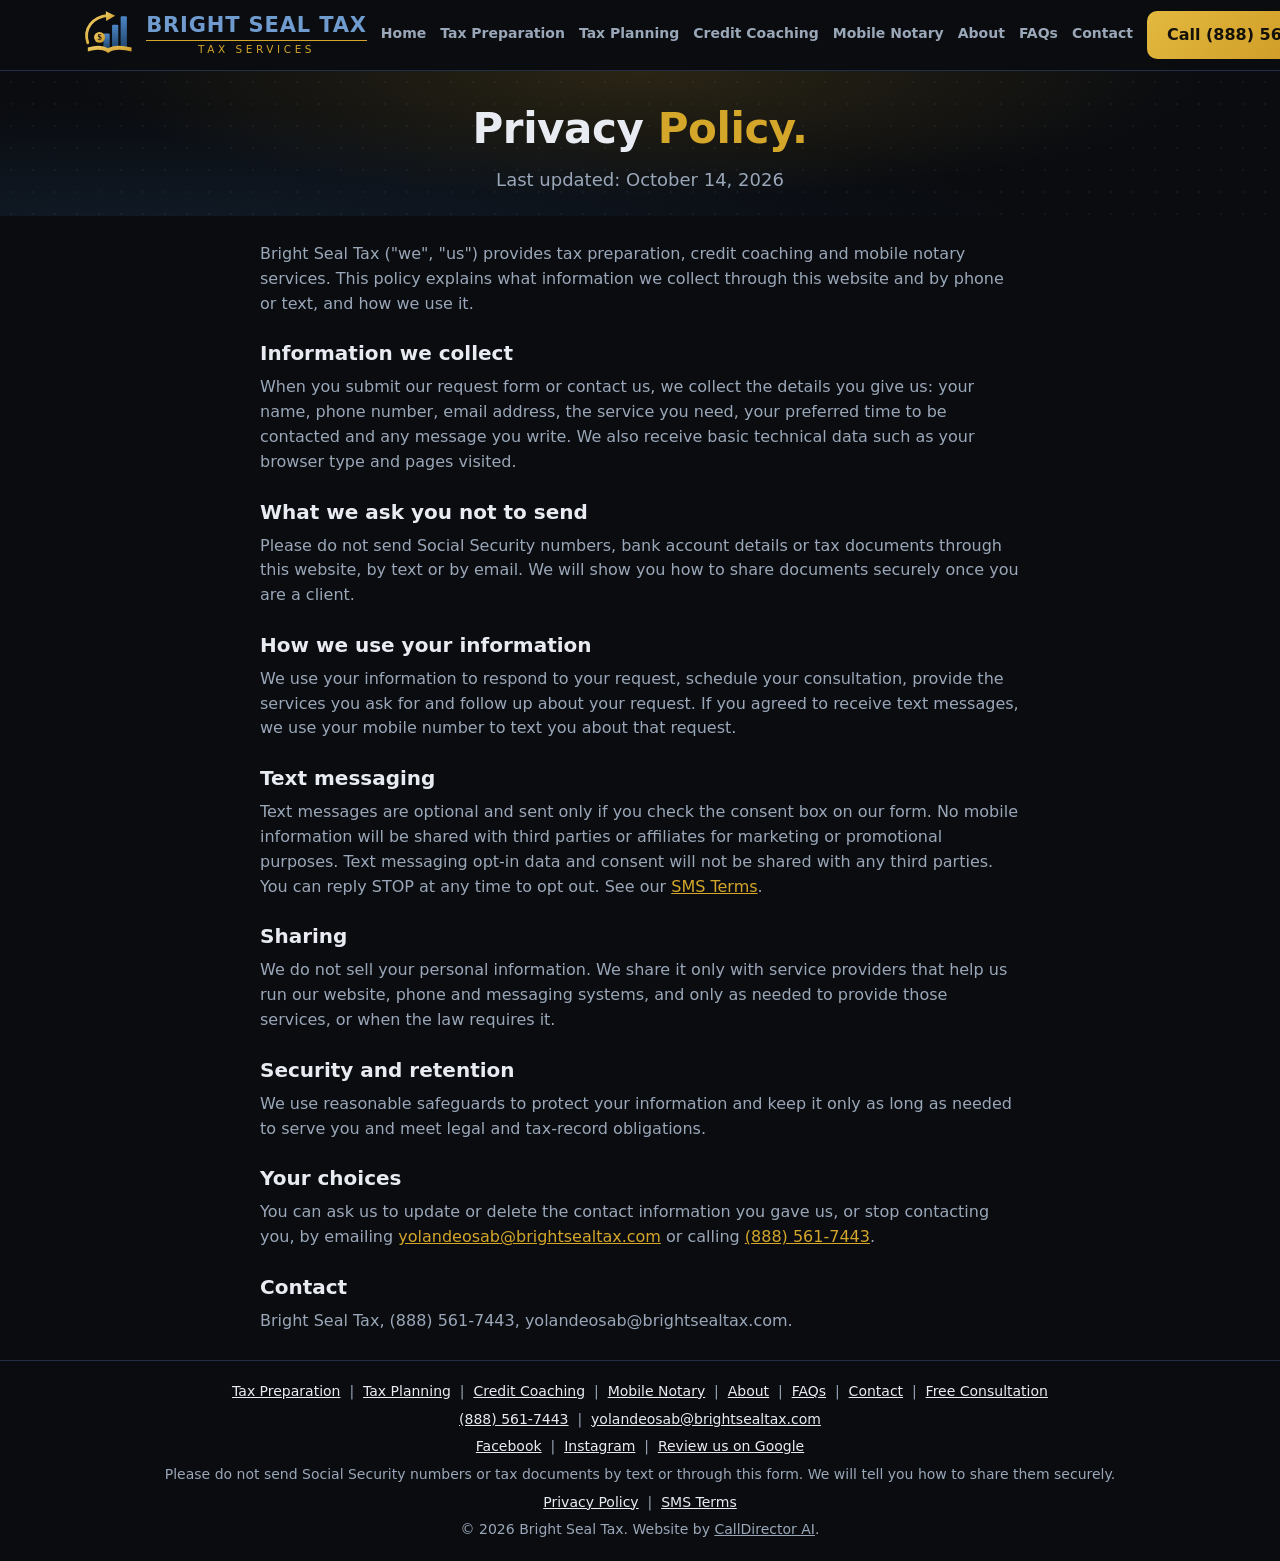
<file: privacy/index.html>
<!DOCTYPE html>
<html lang="en">
<head>
<meta charset="utf-8">
<base href="/">
<meta name="viewport" content="width=device-width,initial-scale=1">
<title>Privacy Policy | Bright Seal Tax</title>
<meta name="description" content="How Bright Seal Tax collects, uses and protects your information, including text message information.">
<link rel="canonical" href="https://brightsealtax.com/privacy/">
<meta property="og:site_name" content="Bright Seal Tax">
<meta property="og:title" content="Privacy Policy | Bright Seal Tax">
<meta property="og:description" content="How Bright Seal Tax collects, uses and protects your information, including text message information.">
<meta property="og:type" content="website">
<meta property="og:url" content="https://brightsealtax.com/privacy/">
<meta property="og:image" content="https://brightsealtax.com/images/og-bright-seal-tax.jpg">
<meta property="og:image:width" content="1200">
<meta property="og:image:height" content="630">
<meta name="twitter:card" content="summary_large_image">
<meta name="twitter:title" content="Privacy Policy | Bright Seal Tax">
<meta name="twitter:description" content="How Bright Seal Tax collects, uses and protects your information, including text message information.">
<meta name="twitter:image" content="https://brightsealtax.com/images/og-bright-seal-tax.jpg">
<script>document.documentElement.className+=' js'</script>
<link rel="stylesheet" href="styles.css">
<link rel="icon" href="/favicon.ico" sizes="any">
<link rel="icon" type="image/svg+xml" href="/favicon.svg">
<link rel="icon" type="image/png" sizes="32x32" href="/favicon-32.png">
<link rel="apple-touch-icon" href="/apple-touch-icon.png">
<meta name="theme-color" content="#0A0C10">
</head>
<body>
<a class="skip" href="#main">Skip to main content</a>
<header><div class="wrap top">
<a class="brand" href="/" aria-label="Bright Seal Tax">
<svg xmlns="http://www.w3.org/2000/svg" viewBox="0 0 72 64" aria-hidden="true"><defs><linearGradient id="n" x1="0" y1="0" x2="0" y2="1"><stop offset="0" stop-color="#4C86C6"/><stop offset="1" stop-color="#1F4469"/></linearGradient><linearGradient id="g" x1="0" y1="0" x2="1" y2="1"><stop offset="0" stop-color="#F2D06B"/><stop offset="1" stop-color="#C8921E"/></linearGradient></defs><rect x="30" y="30" width="8" height="20" rx="1.5" fill="url(#n)"/><rect x="41" y="19" width="8" height="31" rx="1.5" fill="url(#n)"/><rect x="52" y="8" width="8" height="42" rx="1.5" fill="url(#n)"/><path d="M10 48 Q27 43 36 49 Q45 43 66 48 L66 53 Q45 48 36 55 Q27 48 10 53 Z" fill="url(#g)"/><path d="M10 42 C4 24 16 9 36 7" fill="none" stroke="url(#g)" stroke-width="3.6" stroke-linecap="round"/><path d="M33 1.5 L45 7.5 L33.5 14 Z" fill="url(#g)"/><circle cx="25" cy="35" r="7" fill="url(#g)"/><text x="25" y="39" text-anchor="middle" font-family="Georgia,serif" font-weight="700" font-size="11" fill="#14100A">$</text></svg>
<div><b>BRIGHT SEAL TAX</b><span>TAX SERVICES</span></div></a>
<nav class="nav" id="site-nav" aria-label="Main"><a href="/">Home</a><a href="/tax-preparation/">Tax Preparation</a><a href="/tax-planning/">Tax Planning</a><a href="/credit-coaching/">Credit Coaching</a><a href="/mobile-notary/">Mobile Notary</a><a href="/about/">About</a><a href="/faqs/">FAQs</a><a href="/contact/">Contact</a></nav>
<a class="btn btn-gold hdr-call" href="tel:+18885617443" aria-label="Call (888) 561-7443"><span class="c-long">Call (888) 561-7443</span><span class="c-short">Call now</span></a>
<button class="nav-toggle" type="button" aria-expanded="false" aria-controls="site-nav" aria-label="Open menu"><span class="bars" aria-hidden="true"></span></button>
</div></header>

<main id="main">
<section class="hero hero-s"><div class="wrap">
<h1>Privacy <span>Policy.</span></h1>
<p class="lede">Last updated: October 14, 2026</p>
</div></section>

<section class="sec"><div class="wrap"><div class="story legal">
<p>Bright Seal Tax ("we", "us") provides tax preparation, credit coaching and mobile notary services. This policy explains what information we collect through this website and by phone or text, and how we use it.</p>
<h2>Information we collect</h2>
<p>When you submit our request form or contact us, we collect the details you give us: your name, phone number, email address, the service you need, your preferred time to be contacted and any message you write. We also receive basic technical data such as your browser type and pages visited.</p>
<h2>What we ask you not to send</h2>
<p>Please do not send Social Security numbers, bank account details or tax documents through this website, by text or by email. We will show you how to share documents securely once you are a client.</p>
<h2>How we use your information</h2>
<p>We use your information to respond to your request, schedule your consultation, provide the services you ask for and follow up about your request. If you agreed to receive text messages, we use your mobile number to text you about that request.</p>
<h2>Text messaging</h2>
<p>Text messages are optional and sent only if you check the consent box on our form. No mobile information will be shared with third parties or affiliates for marketing or promotional purposes. Text messaging opt-in data and consent will not be shared with any third parties. You can reply STOP at any time to opt out. See our <a href="/sms-terms/">SMS Terms</a>.</p>
<h2>Sharing</h2>
<p>We do not sell your personal information. We share it only with service providers that help us run our website, phone and messaging systems, and only as needed to provide those services, or when the law requires it.</p>
<h2>Security and retention</h2>
<p>We use reasonable safeguards to protect your information and keep it only as long as needed to serve you and meet legal and tax-record obligations.</p>
<h2>Your choices</h2>
<p>You can ask us to update or delete the contact information you gave us, or stop contacting you, by emailing <a href="mailto:yolandeosab@brightsealtax.com">yolandeosab@brightsealtax.com</a> or calling <a href="tel:+18885617443">(888) 561-7443</a>.</p>
<h2>Contact</h2>
<p>Bright Seal Tax, (888) 561-7443, yolandeosab@brightsealtax.com.</p>
</div></div></section>
</main>

<footer><div class="wrap">
<p><a href="/tax-preparation/">Tax Preparation</a> &nbsp;|&nbsp; <a href="/tax-planning/">Tax Planning</a> &nbsp;|&nbsp; <a href="/credit-coaching/">Credit Coaching</a> &nbsp;|&nbsp; <a href="/mobile-notary/">Mobile Notary</a> &nbsp;|&nbsp; <a href="/about/">About</a> &nbsp;|&nbsp; <a href="/faqs/">FAQs</a> &nbsp;|&nbsp; <a href="/contact/">Contact</a> &nbsp;|&nbsp; <a href="/go/">Free Consultation</a></p>
<p><a href="tel:+18885617443">(888) 561-7443</a> &nbsp;|&nbsp; <a href="mailto:yolandeosab@brightsealtax.com">yolandeosab@brightsealtax.com</a></p>
<p><a href="https://www.facebook.com/1002141926315647" target="_blank" rel="noopener">Facebook</a> &nbsp;|&nbsp; <a href="https://www.instagram.com/brightsealtax/" target="_blank" rel="noopener">Instagram</a> &nbsp;|&nbsp; <a href="https://g.page/r/CXfGNTHDjCkvEBM/review" target="_blank" rel="noopener">Review us on Google</a></p>
<p>Please do not send Social Security numbers or tax documents by text or through this form. We will tell you how to share them securely.</p>
<p><a href="/privacy/">Privacy Policy</a> &nbsp;|&nbsp; <a href="/sms-terms/">SMS Terms</a></p>
<p>&copy; 2026 Bright Seal Tax. Website by <a href="https://calldirector.ai/?utm_source=brightsealtax&amp;utm_medium=footer&amp;utm_campaign=website-by" target="_blank" rel="noopener" style="color:inherit;text-decoration:underline">CallDirector AI</a>.</p>
</div></footer>
<script src="nav.js" defer></script>
</body>
</html>
</file>
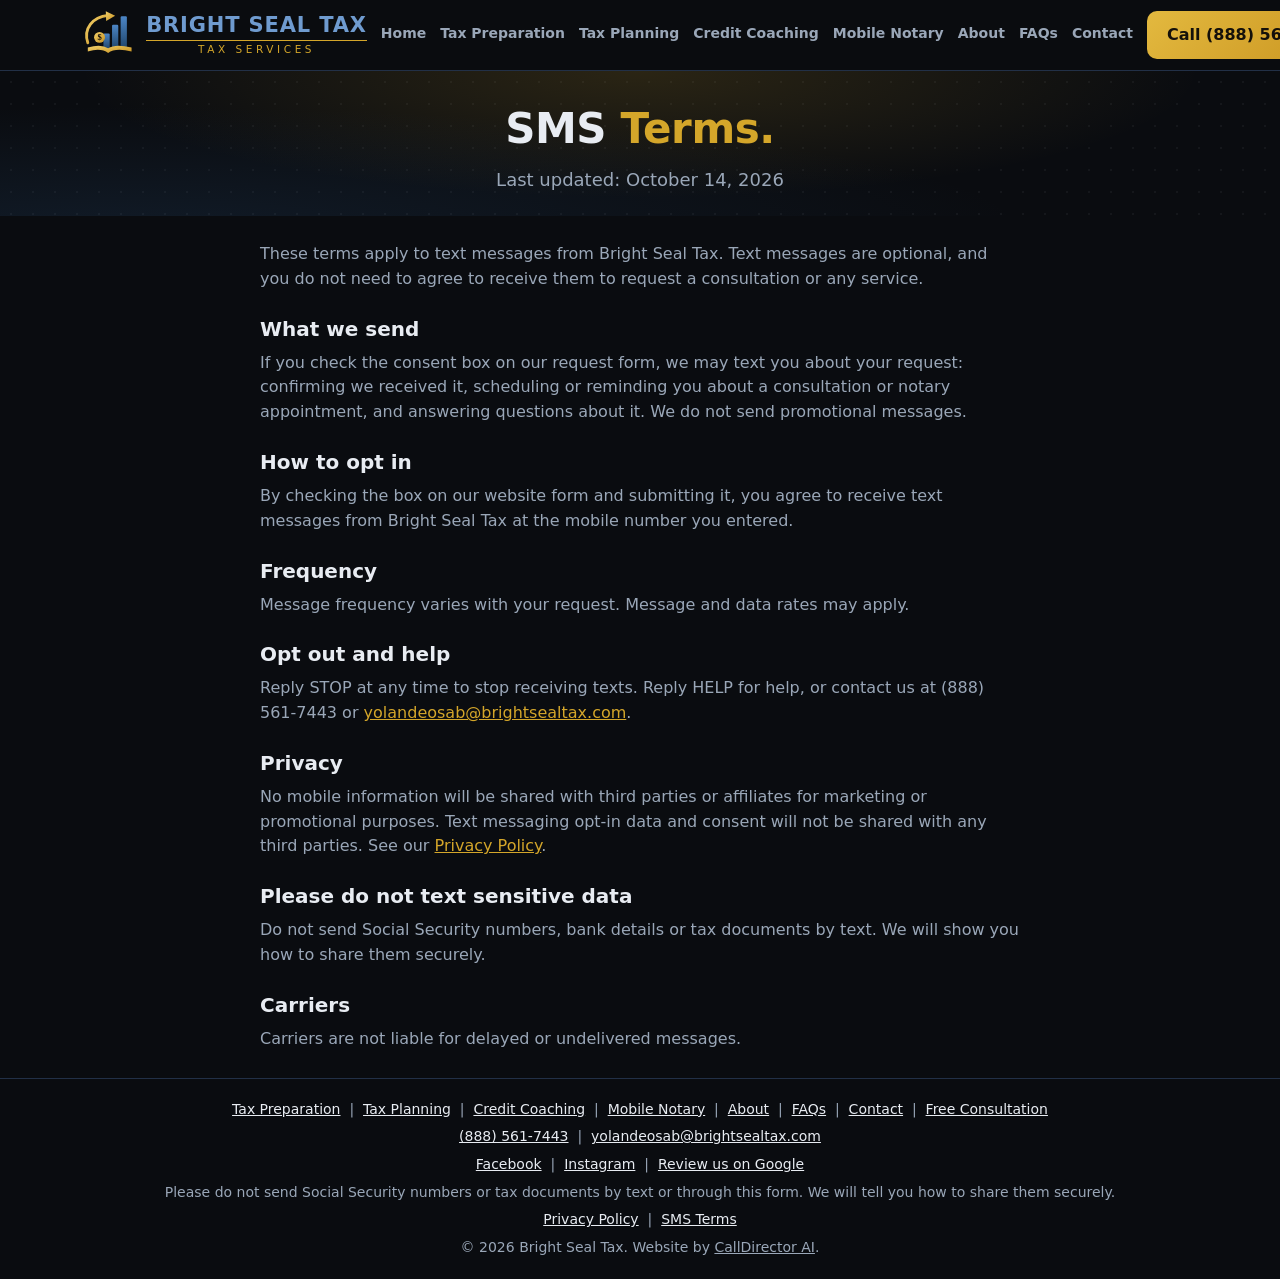
<file: sms-terms/index.html>
<!DOCTYPE html>
<html lang="en">
<head>
<meta charset="utf-8">
<base href="/">
<meta name="viewport" content="width=device-width,initial-scale=1">
<title>SMS Terms | Bright Seal Tax</title>
<meta name="description" content="Terms for text messages from Bright Seal Tax: what we send, how often, how to opt out and how to get help.">
<link rel="canonical" href="https://brightsealtax.com/sms-terms/">
<meta property="og:site_name" content="Bright Seal Tax">
<meta property="og:title" content="SMS Terms | Bright Seal Tax">
<meta property="og:description" content="Terms for text messages from Bright Seal Tax: what we send, how often, how to opt out and how to get help.">
<meta property="og:type" content="website">
<meta property="og:url" content="https://brightsealtax.com/sms-terms/">
<meta property="og:image" content="https://brightsealtax.com/images/og-bright-seal-tax.jpg">
<meta property="og:image:width" content="1200">
<meta property="og:image:height" content="630">
<meta name="twitter:card" content="summary_large_image">
<meta name="twitter:title" content="SMS Terms | Bright Seal Tax">
<meta name="twitter:description" content="Terms for text messages from Bright Seal Tax: what we send, how often, how to opt out and how to get help.">
<meta name="twitter:image" content="https://brightsealtax.com/images/og-bright-seal-tax.jpg">
<script>document.documentElement.className+=' js'</script>
<link rel="stylesheet" href="styles.css">
<link rel="icon" href="/favicon.ico" sizes="any">
<link rel="icon" type="image/svg+xml" href="/favicon.svg">
<link rel="icon" type="image/png" sizes="32x32" href="/favicon-32.png">
<link rel="apple-touch-icon" href="/apple-touch-icon.png">
<meta name="theme-color" content="#0A0C10">
</head>
<body>
<a class="skip" href="#main">Skip to main content</a>
<header><div class="wrap top">
<a class="brand" href="/" aria-label="Bright Seal Tax">
<svg xmlns="http://www.w3.org/2000/svg" viewBox="0 0 72 64" aria-hidden="true"><defs><linearGradient id="n" x1="0" y1="0" x2="0" y2="1"><stop offset="0" stop-color="#4C86C6"/><stop offset="1" stop-color="#1F4469"/></linearGradient><linearGradient id="g" x1="0" y1="0" x2="1" y2="1"><stop offset="0" stop-color="#F2D06B"/><stop offset="1" stop-color="#C8921E"/></linearGradient></defs><rect x="30" y="30" width="8" height="20" rx="1.5" fill="url(#n)"/><rect x="41" y="19" width="8" height="31" rx="1.5" fill="url(#n)"/><rect x="52" y="8" width="8" height="42" rx="1.5" fill="url(#n)"/><path d="M10 48 Q27 43 36 49 Q45 43 66 48 L66 53 Q45 48 36 55 Q27 48 10 53 Z" fill="url(#g)"/><path d="M10 42 C4 24 16 9 36 7" fill="none" stroke="url(#g)" stroke-width="3.6" stroke-linecap="round"/><path d="M33 1.5 L45 7.5 L33.5 14 Z" fill="url(#g)"/><circle cx="25" cy="35" r="7" fill="url(#g)"/><text x="25" y="39" text-anchor="middle" font-family="Georgia,serif" font-weight="700" font-size="11" fill="#14100A">$</text></svg>
<div><b>BRIGHT SEAL TAX</b><span>TAX SERVICES</span></div></a>
<nav class="nav" id="site-nav" aria-label="Main"><a href="/">Home</a><a href="/tax-preparation/">Tax Preparation</a><a href="/tax-planning/">Tax Planning</a><a href="/credit-coaching/">Credit Coaching</a><a href="/mobile-notary/">Mobile Notary</a><a href="/about/">About</a><a href="/faqs/">FAQs</a><a href="/contact/">Contact</a></nav>
<a class="btn btn-gold hdr-call" href="tel:+18885617443" aria-label="Call (888) 561-7443"><span class="c-long">Call (888) 561-7443</span><span class="c-short">Call now</span></a>
<button class="nav-toggle" type="button" aria-expanded="false" aria-controls="site-nav" aria-label="Open menu"><span class="bars" aria-hidden="true"></span></button>
</div></header>

<main id="main">
<section class="hero hero-s"><div class="wrap">
<h1>SMS <span>Terms.</span></h1>
<p class="lede">Last updated: October 14, 2026</p>
</div></section>

<section class="sec"><div class="wrap"><div class="story legal">
<p>These terms apply to text messages from Bright Seal Tax. Text messages are optional, and you do not need to agree to receive them to request a consultation or any service.</p>
<h2>What we send</h2>
<p>If you check the consent box on our request form, we may text you about your request: confirming we received it, scheduling or reminding you about a consultation or notary appointment, and answering questions about it. We do not send promotional messages.</p>
<h2>How to opt in</h2>
<p>By checking the box on our website form and submitting it, you agree to receive text messages from Bright Seal Tax at the mobile number you entered.</p>
<h2>Frequency</h2>
<p>Message frequency varies with your request. Message and data rates may apply.</p>
<h2>Opt out and help</h2>
<p>Reply STOP at any time to stop receiving texts. Reply HELP for help, or contact us at (888) 561-7443 or <a href="mailto:yolandeosab@brightsealtax.com">yolandeosab@brightsealtax.com</a>.</p>
<h2>Privacy</h2>
<p>No mobile information will be shared with third parties or affiliates for marketing or promotional purposes. Text messaging opt-in data and consent will not be shared with any third parties. See our <a href="/privacy/">Privacy Policy</a>.</p>
<h2>Please do not text sensitive data</h2>
<p>Do not send Social Security numbers, bank details or tax documents by text. We will show you how to share them securely.</p>
<h2>Carriers</h2>
<p>Carriers are not liable for delayed or undelivered messages.</p>
</div></div></section>
</main>

<footer><div class="wrap">
<p><a href="/tax-preparation/">Tax Preparation</a> &nbsp;|&nbsp; <a href="/tax-planning/">Tax Planning</a> &nbsp;|&nbsp; <a href="/credit-coaching/">Credit Coaching</a> &nbsp;|&nbsp; <a href="/mobile-notary/">Mobile Notary</a> &nbsp;|&nbsp; <a href="/about/">About</a> &nbsp;|&nbsp; <a href="/faqs/">FAQs</a> &nbsp;|&nbsp; <a href="/contact/">Contact</a> &nbsp;|&nbsp; <a href="/go/">Free Consultation</a></p>
<p><a href="tel:+18885617443">(888) 561-7443</a> &nbsp;|&nbsp; <a href="mailto:yolandeosab@brightsealtax.com">yolandeosab@brightsealtax.com</a></p>
<p><a href="https://www.facebook.com/1002141926315647" target="_blank" rel="noopener">Facebook</a> &nbsp;|&nbsp; <a href="https://www.instagram.com/brightsealtax/" target="_blank" rel="noopener">Instagram</a> &nbsp;|&nbsp; <a href="https://g.page/r/CXfGNTHDjCkvEBM/review" target="_blank" rel="noopener">Review us on Google</a></p>
<p>Please do not send Social Security numbers or tax documents by text or through this form. We will tell you how to share them securely.</p>
<p><a href="/privacy/">Privacy Policy</a> &nbsp;|&nbsp; <a href="/sms-terms/">SMS Terms</a></p>
<p>&copy; 2026 Bright Seal Tax. Website by <a href="https://calldirector.ai/?utm_source=brightsealtax&amp;utm_medium=footer&amp;utm_campaign=website-by" target="_blank" rel="noopener" style="color:inherit;text-decoration:underline">CallDirector AI</a>.</p>
</div></footer>
<script src="nav.js" defer></script>
</body>
</html>
</file>
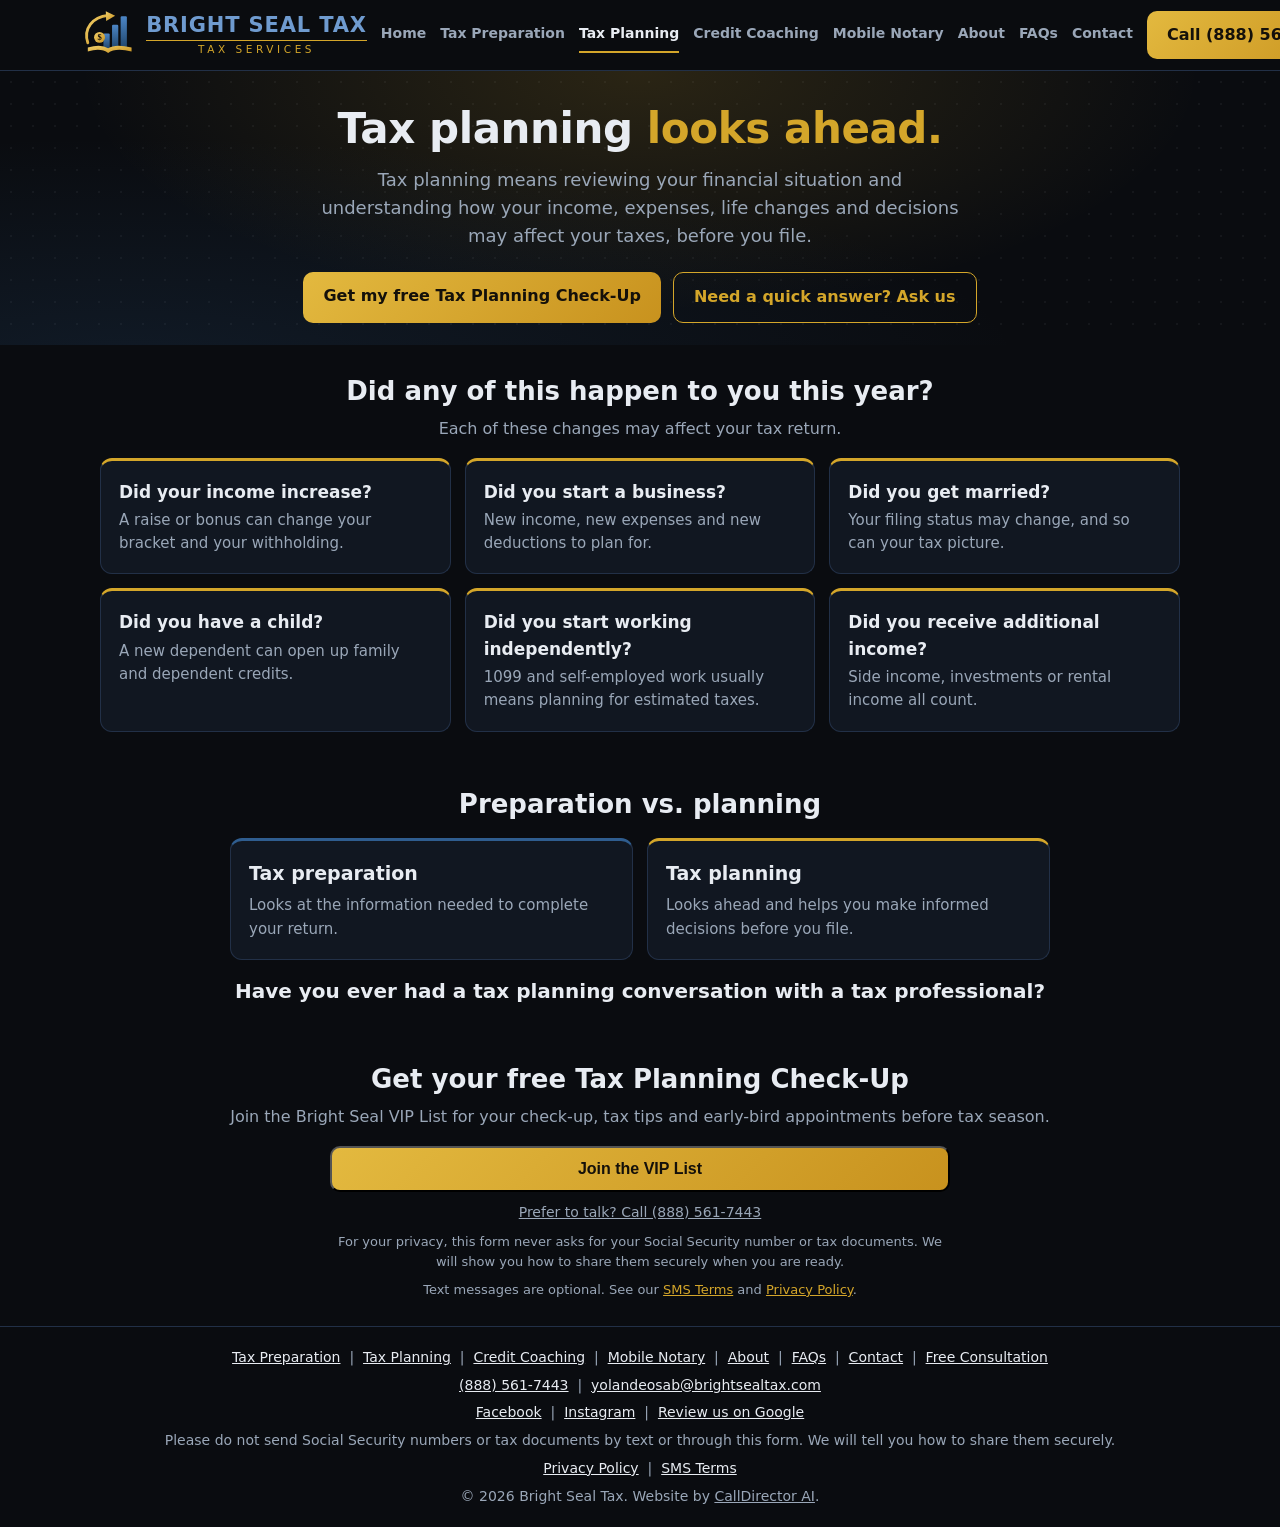
<file: tax-planning/index.html>
<!DOCTYPE html>
<html lang="en">
<head>
<meta charset="utf-8">
<base href="/">
<meta name="viewport" content="width=device-width,initial-scale=1">
<title>Tax Planning | Bright Seal Tax</title>
<meta name="description" content="Tax planning looks ahead. See how a raise, a new business, marriage, a new child or extra income may affect your taxes before you file. Get a free Tax Planning Check-Up from Bright Seal Tax.">
<link rel="canonical" href="https://brightsealtax.com/tax-planning/">
<meta property="og:site_name" content="Bright Seal Tax">
<meta property="og:title" content="Tax Planning | Bright Seal Tax">
<meta property="og:description" content="Tax planning looks ahead. See how a raise, a new business, marriage, a new child or extra income may affect your taxes before you file. Get a free Tax Planning Check-Up from Bright Seal Tax.">
<meta property="og:type" content="website">
<meta property="og:url" content="https://brightsealtax.com/tax-planning/">
<meta property="og:image" content="https://brightsealtax.com/images/og-bright-seal-tax.jpg">
<meta property="og:image:width" content="1200">
<meta property="og:image:height" content="630">
<meta name="twitter:card" content="summary_large_image">
<meta name="twitter:title" content="Tax Planning | Bright Seal Tax">
<meta name="twitter:description" content="Tax planning looks ahead. See how a raise, a new business, marriage, a new child or extra income may affect your taxes before you file. Get a free Tax Planning Check-Up from Bright Seal Tax.">
<meta name="twitter:image" content="https://brightsealtax.com/images/og-bright-seal-tax.jpg">
<script>document.documentElement.className+=' js'</script>
<link rel="stylesheet" href="styles.css">
<link rel="icon" href="/favicon.ico" sizes="any">
<link rel="icon" type="image/svg+xml" href="/favicon.svg">
<link rel="icon" type="image/png" sizes="32x32" href="/favicon-32.png">
<link rel="apple-touch-icon" href="/apple-touch-icon.png">
<meta name="theme-color" content="#0A0C10">
<style>
.qcard .q{font-weight:700;font-size:17px;color:var(--text);margin-bottom:4px}
.g2{grid-template-columns:repeat(2,1fr)}
@media(max-width:760px){.g2{grid-template-columns:1fr}}
.ask{text-align:center;font-size:20px;font-weight:700;margin-top:16px}
#vipPanel{display:none;margin-top:14px}
#vipPanel.open{display:block}
#vipStatus,#vipThanks{color:var(--mute);font-size:15px;margin-top:10px;text-align:center}
#vipThanks{color:var(--gold);font-weight:600}
#greet{position:fixed;right:24px;bottom:96px;z-index:999998;max-width:240px;background:#fff;color:#14100A;border:1px solid #e5e7eb;border-radius:12px;box-shadow:0 8px 24px rgba(0,0,0,.25);padding:12px 30px 12px 14px;font-size:14px;line-height:1.4;opacity:0;transform:translateY(8px);transition:opacity .3s,transform .3s;pointer-events:none}
#greet.show{opacity:1;transform:none;pointer-events:auto}
#greet b{display:block;margin-bottom:2px}
#greet button{position:absolute;top:6px;right:8px;background:none;border:0;font-size:18px;line-height:1;cursor:pointer;color:#555}
@media(prefers-reduced-motion:reduce){#greet{transition:none}}
@media(max-width:760px){#greet{right:16px}}
</style>
</head>
<body>
<a class="skip" href="#main">Skip to main content</a>
<header><div class="wrap top">
<a class="brand" href="/" aria-label="Bright Seal Tax">
<svg xmlns="http://www.w3.org/2000/svg" viewBox="0 0 72 64" aria-hidden="true"><defs><linearGradient id="n" x1="0" y1="0" x2="0" y2="1"><stop offset="0" stop-color="#4C86C6"/><stop offset="1" stop-color="#1F4469"/></linearGradient><linearGradient id="g" x1="0" y1="0" x2="1" y2="1"><stop offset="0" stop-color="#F2D06B"/><stop offset="1" stop-color="#C8921E"/></linearGradient></defs><rect x="30" y="30" width="8" height="20" rx="1.5" fill="url(#n)"/><rect x="41" y="19" width="8" height="31" rx="1.5" fill="url(#n)"/><rect x="52" y="8" width="8" height="42" rx="1.5" fill="url(#n)"/><path d="M10 48 Q27 43 36 49 Q45 43 66 48 L66 53 Q45 48 36 55 Q27 48 10 53 Z" fill="url(#g)"/><path d="M10 42 C4 24 16 9 36 7" fill="none" stroke="url(#g)" stroke-width="3.6" stroke-linecap="round"/><path d="M33 1.5 L45 7.5 L33.5 14 Z" fill="url(#g)"/><circle cx="25" cy="35" r="7" fill="url(#g)"/><text x="25" y="39" text-anchor="middle" font-family="Georgia,serif" font-weight="700" font-size="11" fill="#14100A">$</text></svg>
<div><b>BRIGHT SEAL TAX</b><span>TAX SERVICES</span></div></a>
<nav class="nav" id="site-nav" aria-label="Main"><a href="/">Home</a><a href="/tax-preparation/">Tax Preparation</a><a class="on" href="/tax-planning/">Tax Planning</a><a href="/credit-coaching/">Credit Coaching</a><a href="/mobile-notary/">Mobile Notary</a><a href="/about/">About</a><a href="/faqs/">FAQs</a><a href="/contact/">Contact</a></nav>
<a class="btn btn-gold hdr-call" href="tel:+18885617443" aria-label="Call (888) 561-7443"><span class="c-long">Call (888) 561-7443</span><span class="c-short">Call now</span></a>
<button class="nav-toggle" type="button" aria-expanded="false" aria-controls="site-nav" aria-label="Open menu"><span class="bars" aria-hidden="true"></span></button>
</div></header>

<main id="main">
<section class="hero hero-s"><div class="wrap">
<h1>Tax planning <span>looks ahead.</span></h1>
<p class="lede">Tax planning means reviewing your financial situation and understanding how your income, expenses, life changes and decisions may affect your taxes, before you file.</p>
<div class="cta">
<a class="btn btn-gold" href="#start">Get my free Tax Planning Check-Up</a>
<a class="btn btn-line" href="#" data-open-chat>Need a quick answer? Ask us</a>
</div>
</div></section>

<section class="sec"><div class="wrap">
<h2>Did any of this happen to you this year?</h2>
<p class="sub">Each of these changes may affect your tax return.</p>
<div class="grid">
<div class="card qcard"><p class="q">Did your income increase?</p><p>A raise or bonus can change your bracket and your withholding.</p></div>
<div class="card qcard"><p class="q">Did you start a business?</p><p>New income, new expenses and new deductions to plan for.</p></div>
<div class="card qcard"><p class="q">Did you get married?</p><p>Your filing status may change, and so can your tax picture.</p></div>
<div class="card qcard"><p class="q">Did you have a child?</p><p>A new dependent can open up family and dependent credits.</p></div>
<div class="card qcard"><p class="q">Did you start working independently?</p><p>1099 and self-employed work usually means planning for estimated taxes.</p></div>
<div class="card qcard"><p class="q">Did you receive additional income?</p><p>Side income, investments or rental income all count.</p></div>
</div>
</div></section>

<section class="sec"><div class="wrap steps">
<h2>Preparation vs. planning</h2>
<div class="grid g2" style="max-width:820px;margin:14px auto 0">
<div class="card"><h3>Tax preparation</h3><p>Looks at the information needed to complete your return.</p></div>
<div class="card" style="border-top-color:var(--gold)"><h3>Tax planning</h3><p>Looks ahead and helps you make informed decisions before you file.</p></div>
</div>
<p class="ask">Have you ever had a tax planning conversation with a tax professional?</p>
</div></section>

<section class="sec" id="start"><div class="wrap">
<h2>Get your free Tax Planning Check-Up</h2>
<p class="sub">Join the Bright Seal VIP List for your check-up, tax tips and early-bird appointments before tax season.</p>
<div class="formbox" style="text-align:center">
<button class="btn btn-gold" type="button" id="vipOpen" aria-expanded="false" aria-controls="vipPanel" style="width:100%">Join the VIP List</button>
<p id="vipStatus" aria-live="polite"></p>
<p id="vipThanks" aria-live="polite"></p>
<div id="vipPanel" style="text-align:left"><div id="vipHost"></div></div>
<p style="margin-top:10px;color:var(--mute);font-size:14px"><a href="tel:+18885617443">Prefer to talk? Call (888) 561-7443</a></p>
<p class="privacy">For your privacy, this form never asks for your Social Security number or tax documents. We will show you how to share them securely when you are ready.</p>
<p class="privacy">Text messages are optional. See our <a href="/sms-terms/">SMS Terms</a> and <a href="/privacy/">Privacy Policy</a>.</p>
</div>
</div></section>
</main>
<div id="greet" role="status"><button type="button" aria-label="Dismiss">&times;</button><b>Need a quick answer?</b>Ask about tax planning, or book your free check-up.</div>
<script>
(function(){
var t0=Date.now(),loaded=false,loading=false,wait=null,thanksT=null,human=false;
var btn=document.getElementById('vipOpen'),panel=document.getElementById('vipPanel'),host=document.getElementById('vipHost'),st=document.getElementById('vipStatus'),th=document.getElementById('vipThanks'),start=document.getElementById('start');
['pointerdown','touchstart','keydown'].forEach(function(e){document.addEventListener(e,function(ev){if(ev.isTrusted)human=true;},{capture:true,passive:true});});
function load(){
 if(loaded||loading)return;
 if(navigator.webdriver){st.innerHTML='Please call us at <a href="tel:+18885617443">(888) 561-7443</a>.';return;}
 var left=3000-(Date.now()-t0);
 if(left>0){st.textContent='One moment...';loading=true;wait=setTimeout(function(){loading=false;wait=null;load();},left);return;}
 loading=true;st.textContent='';
 var s=document.createElement('script');s.src='https://app.calldirector.ai/forms-embed.js';s.async=true;
 [['data-form','zwzt7161'],['data-theme','dark'],['data-accent','#D4A62A'],['data-bg','#0A0C10'],['data-surface','#111721'],['data-field','#1A2332'],['data-text','#E8ECF2'],['data-gradient','0'],['data-source','website_tax_planning']].forEach(function(a){s.setAttribute(a[0],a[1]);});
 host.appendChild(s);loaded=true;loading=false;
}
function open(){ if(!human)return; panel.classList.add('open');btn.setAttribute('aria-expanded','true');th.textContent='';load(); }
btn.addEventListener('click',function(ev){ if(!ev.isTrusted)return; open(); });
document.querySelectorAll('a[href="#start"]').forEach(function(a){a.addEventListener('click',function(e){e.preventDefault();start.scrollIntoView({behavior:'smooth',block:'start'});if(e.isTrusted)open();});});
window.addEventListener('paymegpt-form:submitted',function(){
 setTimeout(function(){
  panel.classList.remove('open');btn.setAttribute('aria-expanded','false');host.innerHTML='';
  if(wait){clearTimeout(wait);wait=null;}
  loaded=false;loading=false;st.textContent='';
  th.textContent="Thank you! You're on the VIP list.";
  clearTimeout(thanksT);thanksT=setTimeout(function(){th.textContent='';},12000);
 },3500);
});
var g=document.getElementById('greet'),hideT;
g.querySelector('button').addEventListener('click',function(){g.classList.remove('show');clearTimeout(hideT);});
setTimeout(function(){g.classList.add('show');hideT=setTimeout(function(){g.classList.remove('show');},15000);},2500);
document.querySelectorAll('[data-open-chat]').forEach(function(b){b.addEventListener('click',function(e){
 e.preventDefault();
 var l=document.getElementById('ultra-fast-widget-bubble-56590063')||document.querySelector('[id^="ultra-fast-widget-bubble"]');
 if(l){l.click();}else{g.classList.add('show');}
});});
if(location.hash==='#start'){requestAnimationFrame(function(){start.scrollIntoView({behavior:'auto',block:'start'});});}
})();
</script>
<footer><div class="wrap">
<p><a href="/tax-preparation/">Tax Preparation</a> &nbsp;|&nbsp; <a href="/tax-planning/">Tax Planning</a> &nbsp;|&nbsp; <a href="/credit-coaching/">Credit Coaching</a> &nbsp;|&nbsp; <a href="/mobile-notary/">Mobile Notary</a> &nbsp;|&nbsp; <a href="/about/">About</a> &nbsp;|&nbsp; <a href="/faqs/">FAQs</a> &nbsp;|&nbsp; <a href="/contact/">Contact</a> &nbsp;|&nbsp; <a href="/go/">Free Consultation</a></p>
<p><a href="tel:+18885617443">(888) 561-7443</a> &nbsp;|&nbsp; <a href="mailto:yolandeosab@brightsealtax.com">yolandeosab@brightsealtax.com</a></p>
<p><a href="https://www.facebook.com/1002141926315647" target="_blank" rel="noopener">Facebook</a> &nbsp;|&nbsp; <a href="https://www.instagram.com/brightsealtax/" target="_blank" rel="noopener">Instagram</a> &nbsp;|&nbsp; <a href="https://g.page/r/CXfGNTHDjCkvEBM/review" target="_blank" rel="noopener">Review us on Google</a></p>
<p>Please do not send Social Security numbers or tax documents by text or through this form. We will tell you how to share them securely.</p>
<p><a href="/privacy/">Privacy Policy</a> &nbsp;|&nbsp; <a href="/sms-terms/">SMS Terms</a></p>
<p>&copy; 2026 Bright Seal Tax. Website by <a href="https://calldirector.ai/?utm_source=brightsealtax&amp;utm_medium=footer&amp;utm_campaign=website-by" target="_blank" rel="noopener" style="color:inherit;text-decoration:underline">CallDirector AI</a>.</p>
</div></footer>
<script src="nav.js" defer></script>
<script src="https://app.calldirector.ai/widget.js" data-widget="56590063" async></script>
</body>
</html>
</file>
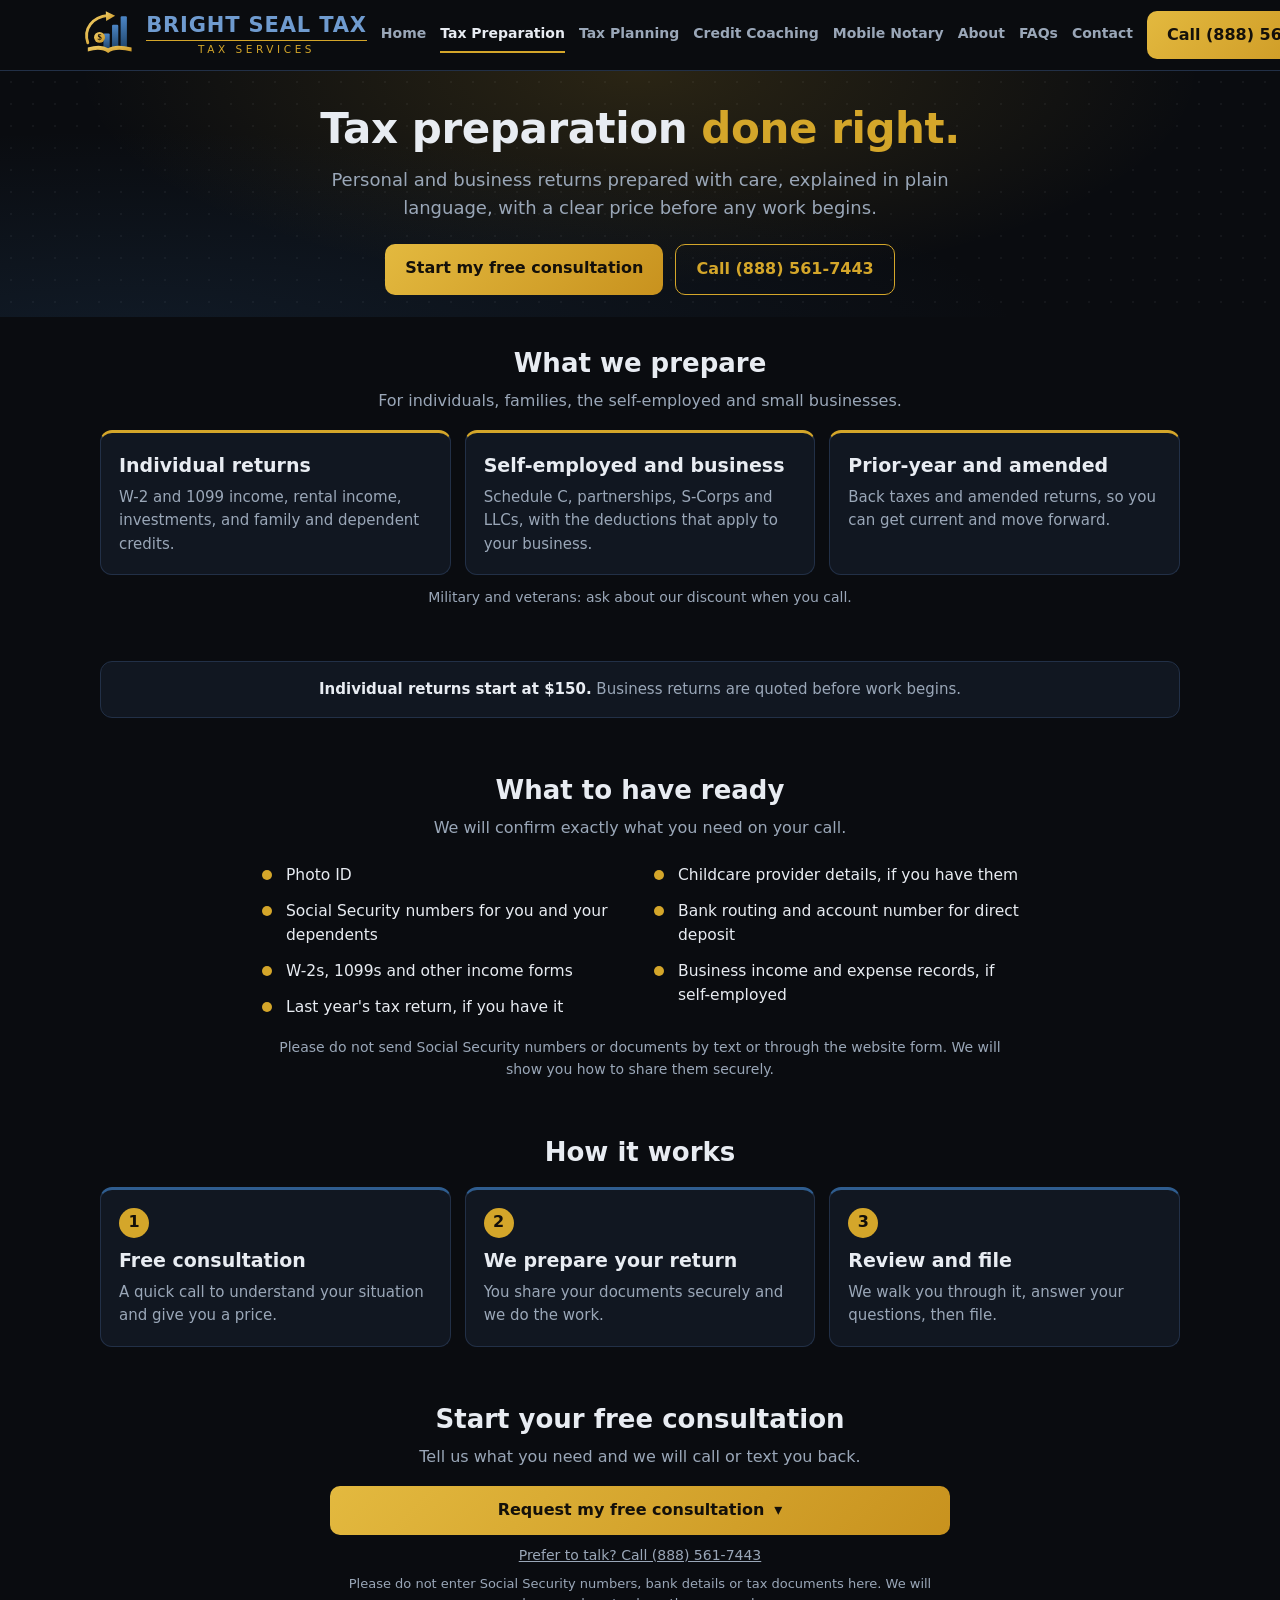
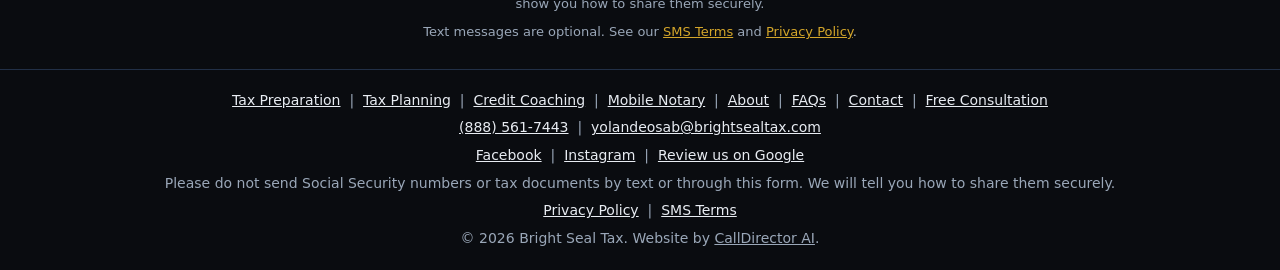
<file: tax-preparation/index.html>
<!DOCTYPE html>
<html lang="en">
<head>
<meta charset="utf-8">
<base href="/">
<meta name="viewport" content="width=device-width,initial-scale=1">
<title>Tax Preparation | Bright Seal Tax</title>
<meta name="description" content="Personal, self-employed and small business tax preparation, prior-year and amended returns, and military and veteran support from Bright Seal Tax. Individual returns start at $150.">
<link rel="canonical" href="https://brightsealtax.com/tax-preparation/">
<meta property="og:site_name" content="Bright Seal Tax">
<meta property="og:title" content="Tax Preparation | Bright Seal Tax">
<meta property="og:description" content="Personal, self-employed and small business tax preparation, prior-year and amended returns, and military and veteran support from Bright Seal Tax. Individual returns start at $150.">
<meta property="og:type" content="website">
<meta property="og:url" content="https://brightsealtax.com/tax-preparation/">
<meta property="og:image" content="https://brightsealtax.com/images/og-bright-seal-tax.jpg">
<meta property="og:image:width" content="1200">
<meta property="og:image:height" content="630">
<meta name="twitter:card" content="summary_large_image">
<meta name="twitter:title" content="Tax Preparation | Bright Seal Tax">
<meta name="twitter:description" content="Personal, self-employed and small business tax preparation, prior-year and amended returns, and military and veteran support from Bright Seal Tax. Individual returns start at $150.">
<meta name="twitter:image" content="https://brightsealtax.com/images/og-bright-seal-tax.jpg">
<script>document.documentElement.className+=' js'</script>
<link rel="stylesheet" href="styles.css">
<link rel="icon" href="/favicon.ico" sizes="any">
<link rel="icon" type="image/svg+xml" href="/favicon.svg">
<link rel="icon" type="image/png" sizes="32x32" href="/favicon-32.png">
<link rel="apple-touch-icon" href="/apple-touch-icon.png">
<meta name="theme-color" content="#0A0C10">
</head>
<body>
<a class="skip" href="#main">Skip to main content</a>
<header><div class="wrap top">
<a class="brand" href="/" aria-label="Bright Seal Tax">
<svg xmlns="http://www.w3.org/2000/svg" viewBox="0 0 72 64" aria-hidden="true"><defs><linearGradient id="n" x1="0" y1="0" x2="0" y2="1"><stop offset="0" stop-color="#4C86C6"/><stop offset="1" stop-color="#1F4469"/></linearGradient><linearGradient id="g" x1="0" y1="0" x2="1" y2="1"><stop offset="0" stop-color="#F2D06B"/><stop offset="1" stop-color="#C8921E"/></linearGradient></defs><rect x="30" y="30" width="8" height="20" rx="1.5" fill="url(#n)"/><rect x="41" y="19" width="8" height="31" rx="1.5" fill="url(#n)"/><rect x="52" y="8" width="8" height="42" rx="1.5" fill="url(#n)"/><path d="M10 48 Q27 43 36 49 Q45 43 66 48 L66 53 Q45 48 36 55 Q27 48 10 53 Z" fill="url(#g)"/><path d="M10 42 C4 24 16 9 36 7" fill="none" stroke="url(#g)" stroke-width="3.6" stroke-linecap="round"/><path d="M33 1.5 L45 7.5 L33.5 14 Z" fill="url(#g)"/><circle cx="25" cy="35" r="7" fill="url(#g)"/><text x="25" y="39" text-anchor="middle" font-family="Georgia,serif" font-weight="700" font-size="11" fill="#14100A">$</text></svg>
<div><b>BRIGHT SEAL TAX</b><span>TAX SERVICES</span></div></a>
<nav class="nav" id="site-nav" aria-label="Main"><a href="/">Home</a><a class="on" href="/tax-preparation/">Tax Preparation</a><a href="/tax-planning/">Tax Planning</a><a href="/credit-coaching/">Credit Coaching</a><a href="/mobile-notary/">Mobile Notary</a><a href="/about/">About</a><a href="/faqs/">FAQs</a><a href="/contact/">Contact</a></nav>
<a class="btn btn-gold hdr-call" href="tel:+18885617443" aria-label="Call (888) 561-7443"><span class="c-long">Call (888) 561-7443</span><span class="c-short">Call now</span></a>
<button class="nav-toggle" type="button" aria-expanded="false" aria-controls="site-nav" aria-label="Open menu"><span class="bars" aria-hidden="true"></span></button>
</div></header>

<main id="main">
<section class="hero hero-s"><div class="wrap">
<h1>Tax preparation <span>done right.</span></h1>
<p class="lede">Personal and business returns prepared with care, explained in plain language, with a clear price before any work begins.</p>
<div class="cta">
<a class="btn btn-gold" href="#start">Start my free consultation</a>
<a class="btn btn-line" href="tel:+18885617443">Call (888) 561-7443</a>
</div>
</div></section>

<section class="sec"><div class="wrap">
<h2>What we prepare</h2>
<p class="sub">For individuals, families, the self-employed and small businesses.</p>
<div class="grid">
<div class="card"><h3>Individual returns</h3><p>W-2 and 1099 income, rental income, investments, and family and dependent credits.</p></div>
<div class="card"><h3>Self-employed and business</h3><p>Schedule C, partnerships, S-Corps and LLCs, with the deductions that apply to your business.</p></div>
<div class="card"><h3>Prior-year and amended</h3><p>Back taxes and amended returns, so you can get current and move forward.</p></div>
</div>
<p class="note">Military and veterans: ask about our discount when you call.</p>
</div></section>

<section class="sec"><div class="wrap">
<div class="band"><b>Individual returns start at $150.</b> Business returns are quoted before work begins.</div>
</div></section>

<section class="sec"><div class="wrap">
<h2>What to have ready</h2>
<p class="sub">We will confirm exactly what you need on your call.</p>
<ul class="check">
<li>Photo ID</li>
<li>Social Security numbers for you and your dependents</li>
<li>W-2s, 1099s and other income forms</li>
<li>Last year's tax return, if you have it</li>
<li>Childcare provider details, if you have them</li>
<li>Bank routing and account number for direct deposit</li>
<li>Business income and expense records, if self-employed</li>
</ul>
<p class="note">Please do not send Social Security numbers or documents by text or through the website form. We will show you how to share them securely.</p>
</div></section>

<section class="sec"><div class="wrap steps">
<h2>How it works</h2>
<div class="grid" style="margin-top:14px">
<div class="card"><div class="n">1</div><h3>Free consultation</h3><p>A quick call to understand your situation and give you a price.</p></div>
<div class="card"><div class="n">2</div><h3>We prepare your return</h3><p>You share your documents securely and we do the work.</p></div>
<div class="card"><div class="n">3</div><h3>Review and file</h3><p>We walk you through it, answer your questions, then file.</p></div>
</div>
</div></section>

<section class="sec" id="start"><div class="wrap">
<h2>Start your free consultation</h2>
<p class="sub">Tell us what you need and we will call or text you back.</p>
<div class="formbox">
<a class="btn btn-gold" href="#" id="openForm" aria-expanded="false" aria-controls="formPanel" style="display:flex;align-items:center;justify-content:center;gap:10px;width:100%">
<span id="openFormLabel">Request my free consultation</span>
<span id="chev" aria-hidden="true" style="display:inline-block;transition:transform .2s ease">▾</span>
</a>
<div id="formPanel" style="display:none;margin-top:14px"></div>
<p style="margin-top:10px;text-align:center;color:var(--mute);font-size:14px"><a href="tel:+18885617443">Prefer to talk? Call (888) 561-7443</a></p>
<p class="privacy">Please do not enter Social Security numbers, bank details or tax documents here. We will show you how to share them securely.</p>
<p class="privacy">Text messages are optional. See our <a href="/sms-terms/">SMS Terms</a> and <a href="/privacy/">Privacy Policy</a>.</p>
</div>
</div></section>
</main>
<script>
(function(){
  const start = document.getElementById('start');
  const btn = document.getElementById('openForm');
  const label = document.getElementById('openFormLabel');
  const panel = document.getElementById('formPanel');
  const chev = document.getElementById('chev');
  let loaded = false;
  let thanksTimer = null;
  let thanksResetTimer = null;
  let human = false;
  let pageLoadTime = Date.now();
  let openTimer = null;
  let pendingScroll = false;
  const isBot = navigator.webdriver === true;

  function showThanks(){
    let thanks = document.getElementById('formThanks');
    if (!thanks) {
      thanks = document.createElement('p');
      thanks.id = 'formThanks';
      thanks.setAttribute('role', 'status');
      thanks.style.marginTop = '10px';
      thanks.style.textAlign = 'center';
      thanks.style.color = 'var(--gold)';
      thanks.style.fontSize = '15px';
      thanks.textContent = 'Thank you. We received your request and will call or text you shortly.';
      btn.insertAdjacentElement('afterend', thanks);
    } else {
      thanks.style.display = 'block';
    }
  }

  function hideThanks(){
    const thanks = document.getElementById('formThanks');
    if (thanks) thanks.style.display = 'none';
  }

  function loadForm(){
    if (loaded || isBot) return;
    loaded = true;
    const s = document.createElement('script');
    s.src = 'https://app.calldirector.ai/forms-embed.js';
    s.async = true;
    s.setAttribute('data-form','alcrtsck');
    s.setAttribute('data-theme','dark');
    s.setAttribute('data-accent','#D4A62A');
    s.setAttribute('data-bg','#0A0C10');
    s.setAttribute('data-surface','#111721');
    s.setAttribute('data-field','#1A2332');
    s.setAttribute('data-text','#E8ECF2');
    s.setAttribute('data-gradient','0');
    panel.appendChild(s);
  }

  function setOneMoment(ms){
    clearTimeout(openTimer);
    label.textContent = 'One moment...';
    openTimer = setTimeout(function(){
      openTimer = null;
      label.textContent = 'Hide the form';
      loadForm();
      if (pendingScroll) start.scrollIntoView({behavior:'smooth', block:'start'});
      pendingScroll = false;
    }, ms);
  }

  function openPanel(scroll){
    panel.style.display = 'block';
    btn.setAttribute('aria-expanded','true');
    chev.style.transform = 'rotate(180deg)';

    if (isBot) {
      label.textContent = 'Please call (888) 561-7443';
      panel.style.display = 'none';
      btn.setAttribute('aria-expanded','false');
      chev.style.transform = 'rotate(0deg)';
      return;
    }

    const elapsed = Date.now() - pageLoadTime;
    const wait = Math.max(0, 3000 - elapsed);

    if (!human) {
      label.textContent = 'Please call (888) 561-7443';
      panel.style.display = 'none';
      btn.setAttribute('aria-expanded','false');
      chev.style.transform = 'rotate(0deg)';
      return;
    }

    if (wait > 0) {
      pendingScroll = pendingScroll || !!scroll;
      setOneMoment(wait);
      return;
    }

    clearTimeout(openTimer);
    label.textContent = 'Hide the form';
    loadForm();
    if (scroll) start.scrollIntoView({behavior:'smooth', block:'start'});
  }

  function closePanel(){
    panel.style.display = 'none';
    btn.setAttribute('aria-expanded','false');
    label.textContent = 'Request my free consultation';
    chev.style.transform = 'rotate(0deg)';
    clearTimeout(openTimer);
    pendingScroll = false;
  }

  function markHuman(e){
    if (e && e.isTrusted) human = true;
  }

  document.addEventListener('pointerdown', markHuman, {capture:true});
  document.addEventListener('touchstart', markHuman, {capture:true});
  document.addEventListener('keydown', markHuman, {capture:true});

  btn.addEventListener('click', function(e){
    e.preventDefault();
    if (btn.getAttribute('aria-expanded') === 'true') closePanel();
    else openPanel(true);
  });

  document.querySelectorAll('a[href="#start"]').forEach(function(link){
    link.addEventListener('click', function(e){
      e.preventDefault();
      openPanel(true);
    });
  });

  window.addEventListener('paymegpt-form:submitted', function(){
    clearTimeout(thanksTimer);
    clearTimeout(thanksResetTimer);
    thanksTimer = setTimeout(function(){
      closePanel();
      panel.innerHTML = '';
      loaded = false;
      label.textContent = 'Request received. Thank you!';
      showThanks();
      start.scrollIntoView({behavior:'smooth', block:'start'});
      thanksResetTimer = setTimeout(function(){
        label.textContent = 'Request my free consultation';
        hideThanks();
      }, 12000);
    }, 3500);
  });

  if (location.hash === '#start') {
    window.requestAnimationFrame(function(){ start.scrollIntoView({behavior:'auto', block:'start'}); });
  }
})();
</script>

<footer><div class="wrap">
<p><a href="/tax-preparation/">Tax Preparation</a> &nbsp;|&nbsp; <a href="/tax-planning/">Tax Planning</a> &nbsp;|&nbsp; <a href="/credit-coaching/">Credit Coaching</a> &nbsp;|&nbsp; <a href="/mobile-notary/">Mobile Notary</a> &nbsp;|&nbsp; <a href="/about/">About</a> &nbsp;|&nbsp; <a href="/faqs/">FAQs</a> &nbsp;|&nbsp; <a href="/contact/">Contact</a> &nbsp;|&nbsp; <a href="/go/">Free Consultation</a></p>
<p><a href="tel:+18885617443">(888) 561-7443</a> &nbsp;|&nbsp; <a href="mailto:yolandeosab@brightsealtax.com">yolandeosab@brightsealtax.com</a></p>
<p><a href="https://www.facebook.com/1002141926315647" target="_blank" rel="noopener">Facebook</a> &nbsp;|&nbsp; <a href="https://www.instagram.com/brightsealtax/" target="_blank" rel="noopener">Instagram</a> &nbsp;|&nbsp; <a href="https://g.page/r/CXfGNTHDjCkvEBM/review" target="_blank" rel="noopener">Review us on Google</a></p>
<p>Please do not send Social Security numbers or tax documents by text or through this form. We will tell you how to share them securely.</p>
<p><a href="/privacy/">Privacy Policy</a> &nbsp;|&nbsp; <a href="/sms-terms/">SMS Terms</a></p>
<p>&copy; 2026 Bright Seal Tax. Website by <a href="https://calldirector.ai/?utm_source=brightsealtax&amp;utm_medium=footer&amp;utm_campaign=website-by" target="_blank" rel="noopener" style="color:inherit;text-decoration:underline">CallDirector AI</a>.</p>
</div></footer>
<script src="nav.js" defer></script>
</body>
</html>
</file>
